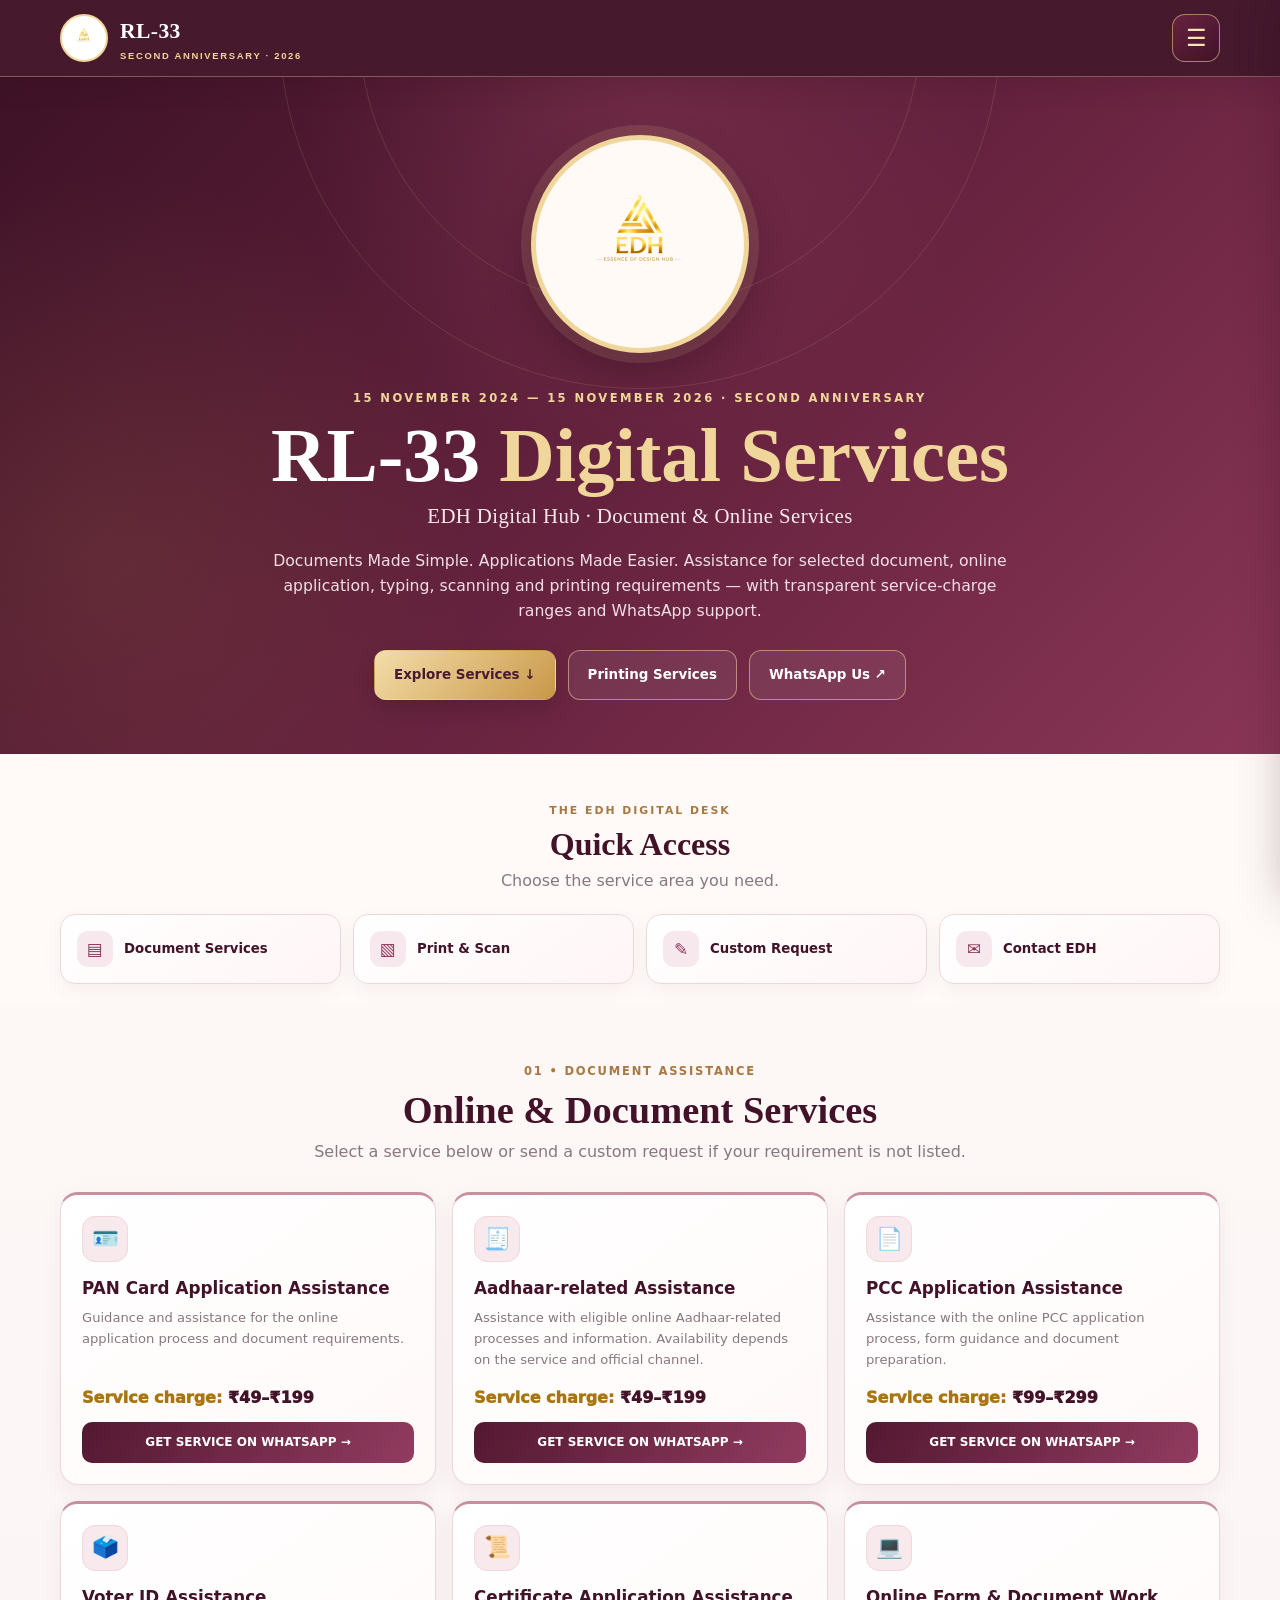
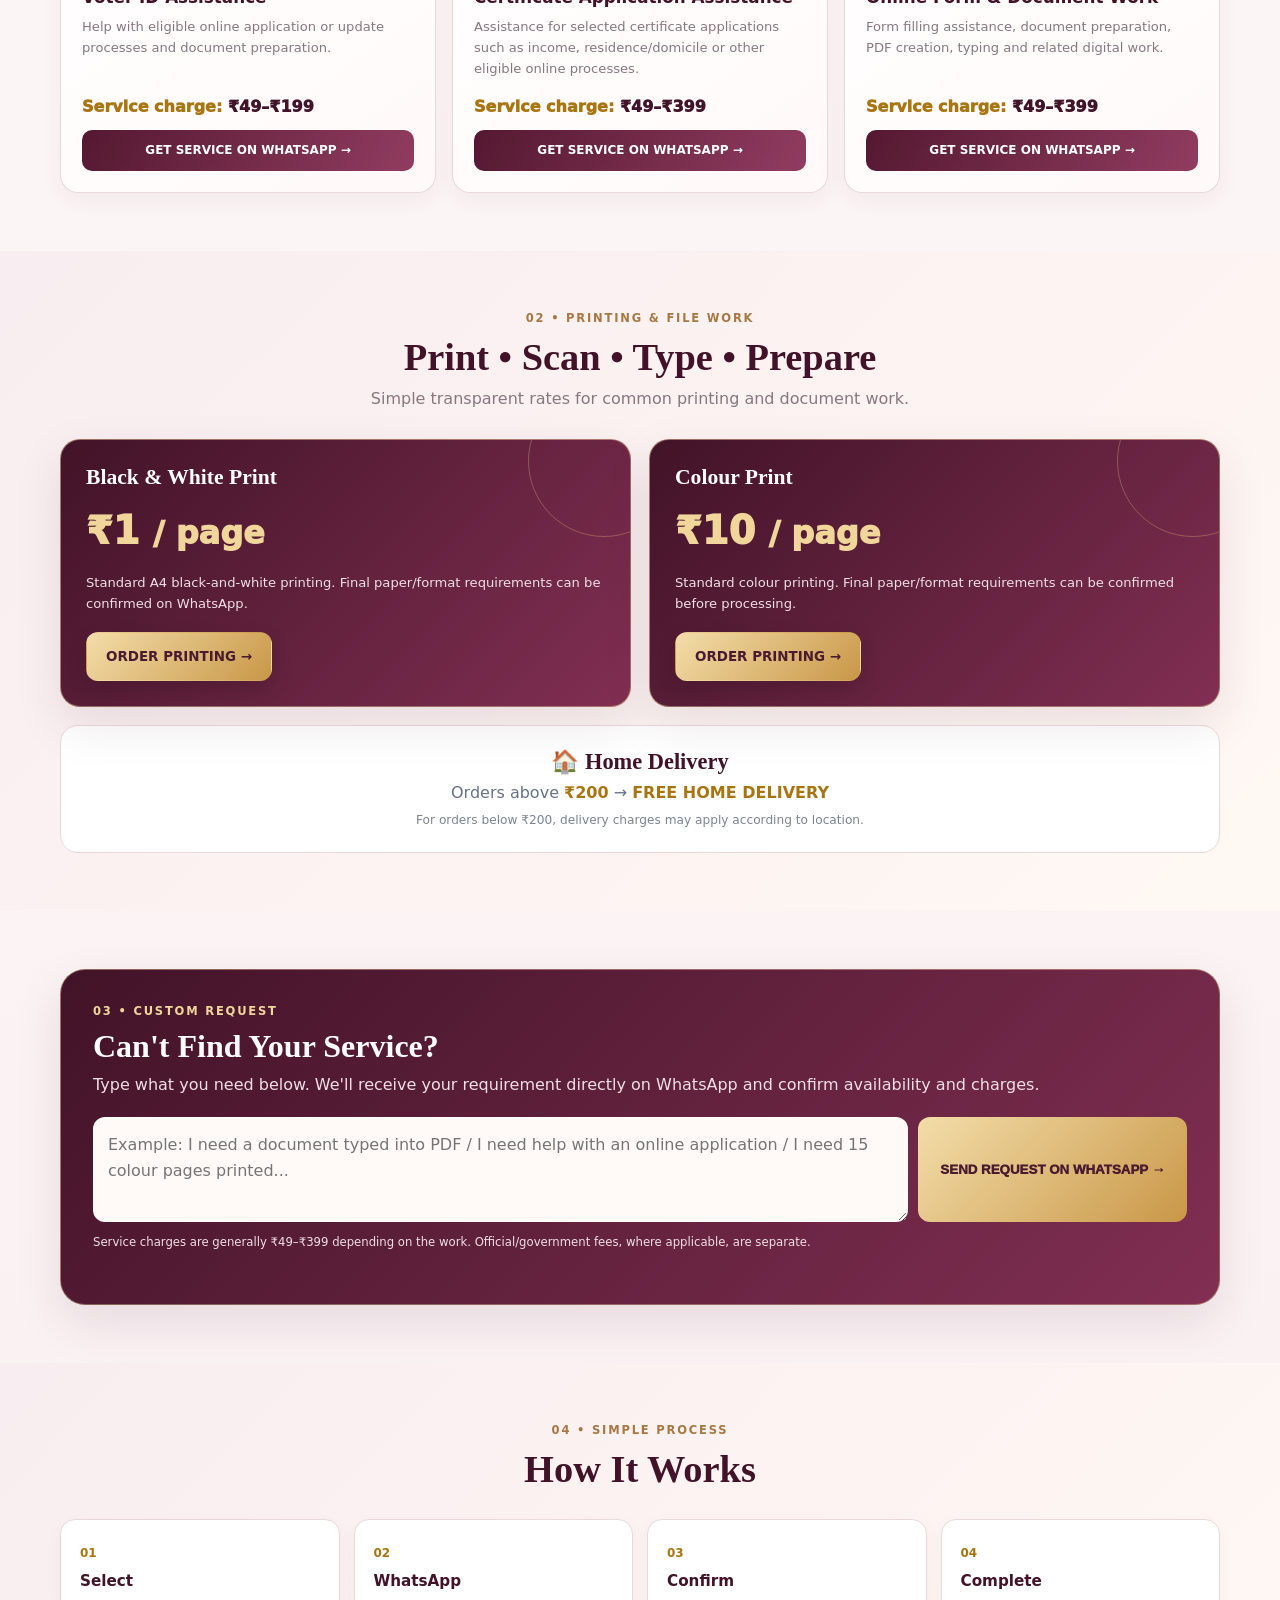
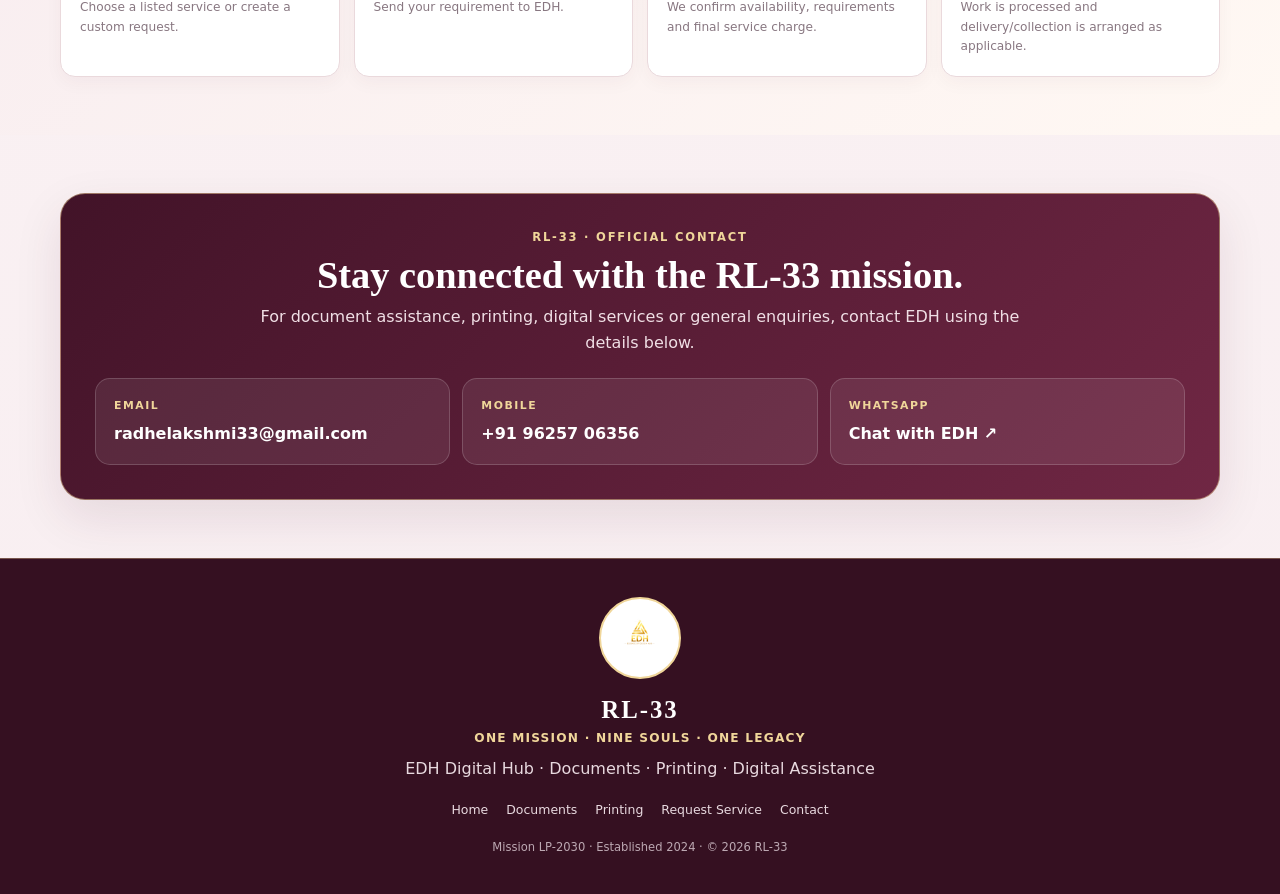
<file: document-services.html>
<!doctype html>
<html lang="en">
<head>
<meta charset="utf-8">
<meta name="viewport" content="width=device-width,initial-scale=1">
<meta name="theme-color" content="#4b1730">

<title>RL-33 EDH Digital Hub | Second Anniversary Premium Edition 2026</title>

<meta name="description" content="EDH Digital Hub by RL-33 provides document and online services including printing, colour printing, photocopy, scanning, Aadhaar and PAN related assistance, document services and other digital services.">

<meta name="robots" content="index, follow">

<style>
:root{--wine:#421328;--wine2:#702744;--pink:#b94d78;--gold:#c99a4a;--gold2:#f0d69a;--ivory:#fffaf7;--paper:#fffdfb;--ink:#482337;--muted:#887781;--line:#ead9dc;--shadow:0 18px 48px rgba(73,22,46,.10)}
*{box-sizing:border-box;margin:0;padding:0}html{scroll-behavior:smooth;scroll-padding-top:90px}body{font-family:Inter,system-ui,-apple-system,"Segoe UI",Roboto,Arial,sans-serif;color:var(--ink);background:linear-gradient(180deg,#fffaf8 0%,#f8eef1 100%);line-height:1.6}a{text-decoration:none;color:inherit}.container{width:min(1160px,92%);margin:auto}
.nav{position:sticky;top:0;z-index:40;background:rgba(65,18,39,.97);backdrop-filter:blur(14px);border-bottom:1px solid rgba(240,214,154,.35);box-shadow:0 8px 25px rgba(45,12,29,.12)}.navin{min-height:76px;display:flex;align-items:center;justify-content:space-between;gap:16px}.brand{display:flex;align-items:center;gap:12px;color:#fff;font-family:Georgia,serif;font-size:1.35rem;font-weight:700;letter-spacing:.4px}.brand img{width:48px;height:48px;object-fit:contain;border-radius:50%;border:2px solid var(--gold2);background:#fff;padding:2px}.brand small{display:block;color:var(--gold2);font:800 .59rem/1.4 Inter, sans-serif;letter-spacing:1.7px}.menu-btn{width:48px;height:48px;border:1px solid rgba(240,214,154,.55);border-radius:13px;background:linear-gradient(145deg,#68213f,#421328);color:#f8e5b7;font-size:1.45rem;cursor:pointer}.drawer-shade{position:fixed;inset:0;background:rgba(28,7,18,.52);z-index:48;opacity:0;visibility:hidden;transition:.25s}.drawer{position:fixed;z-index:49;right:0;top:0;height:100dvh;width:min(390px,88vw);padding:28px 22px;background:linear-gradient(160deg,#401226,#702744);color:#fff;transform:translateX(105%);transition:.3s ease;box-shadow:-18px 0 45px rgba(34,7,20,.25);overflow:auto}.drawer.open{transform:translateX(0)}.drawer-shade.open{opacity:1;visibility:visible}.drawer-top{display:flex;justify-content:space-between;align-items:center;margin-bottom:25px}.drawer-kicker{color:var(--gold2);font-size:.65rem;font-weight:900;letter-spacing:2px}.drawer h2{font:700 2rem Georgia,serif}.drawer-close{width:40px;height:40px;border-radius:50%;border:1px solid rgba(255,255,255,.25);background:rgba(255,255,255,.08);color:#fff;font-size:1.3rem;cursor:pointer}.drawer-links{display:grid;gap:9px}.drawer-links a{padding:14px 15px;border:1px solid rgba(255,255,255,.13);border-radius:13px;background:rgba(255,255,255,.06);font-weight:700;font-size:.9rem}.drawer-links a:hover{border-color:var(--gold2);background:rgba(255,255,255,.12)}.drawer-contact{margin-top:24px;padding:17px;border:1px solid rgba(240,214,154,.35);border-radius:15px;background:rgba(255,255,255,.07);font-size:.82rem}.drawer-contact b{display:block;color:var(--gold2);letter-spacing:1.2px;font-size:.68rem;margin-bottom:7px}
.hero{padding:58px 0 54px;background:radial-gradient(circle at 50% 8%,rgba(195,91,126,.22),transparent 38%),radial-gradient(circle at 8% 70%,rgba(201,154,74,.12),transparent 30%),linear-gradient(135deg,#3e1227 0%,#67233f 55%,#8a3656 100%);color:#fff;position:relative;overflow:hidden}.hero:before,.hero:after{content:"";position:absolute;border:1px solid rgba(240,214,154,.14);border-radius:50%;pointer-events:none}.hero:before{width:560px;height:560px;left:50%;top:-330px;transform:translateX(-50%)}.hero:after{width:720px;height:720px;left:50%;top:-410px;transform:translateX(-50%)}.hero-inner{position:relative;z-index:1;text-align:center;max-width:900px;margin:auto}.hero-logo{width:clamp(150px,22vw,218px);height:clamp(150px,22vw,218px);object-fit:contain;border-radius:50%;padding:8px;background:#fffaf6;border:5px solid var(--gold2);box-shadow:0 0 0 10px rgba(240,214,154,.12),0 18px 45px rgba(20,4,13,.3)}.anniv{margin:28px 0 9px;color:var(--gold2);font-size:.72rem;font-weight:900;letter-spacing:2.4px;text-transform:uppercase}.hero h1{font:700 clamp(2.6rem,6vw,4.8rem)/1.03 Georgia,serif;color:#fff;margin:7px 0 9px}.hero h1 span{color:var(--gold2)}.hero-sub{font:500 clamp(1rem,2.1vw,1.3rem) Georgia,serif;color:#f7e9eb;letter-spacing:.4px}.hero-copy{max-width:760px;margin:20px auto 0;color:#f0dfe5;font-size:.98rem}.hero-actions{display:flex;justify-content:center;gap:12px;flex-wrap:wrap;margin-top:27px}.btn{display:inline-flex;align-items:center;justify-content:center;gap:7px;padding:13px 19px;border-radius:12px;font-weight:850;font-size:.84rem;cursor:pointer;border:1px solid transparent;transition:.2s}.btn:hover{transform:translateY(-2px);filter:brightness(1.04)}.btn.gold{background:linear-gradient(135deg,#f3dda9,#c99748);color:#4a1b30;box-shadow:0 8px 20px rgba(8,2,5,.14)}.btn.dark{background:linear-gradient(135deg,#4a1730,#8b3658);color:#fff}.btn.outline{border-color:rgba(240,214,154,.55);color:#fff;background:rgba(255,255,255,.07)}.quick{padding:42px 0 20px;background:#fffaf8}.quick-head{text-align:center;margin-bottom:20px}.quick-head small{color:#a87843;font-weight:900;letter-spacing:2px;font-size:.68rem}.quick-head h2{font:700 2rem Georgia,serif;color:var(--wine);margin:5px 0}.quick-grid{display:grid;grid-template-columns:repeat(4,1fr);gap:12px}.quick-link{display:flex;align-items:center;gap:11px;padding:16px;border:1px solid var(--line);border-radius:15px;background:linear-gradient(145deg,#fff,#fff5f6);box-shadow:0 7px 20px rgba(73,22,46,.05);font-size:.83rem;font-weight:800;color:var(--wine);transition:.2s}.quick-link:hover{transform:translateY(-3px);border-color:#d7a85e}.quick-icon{width:36px;height:36px;display:grid;place-items:center;border-radius:11px;background:#f7e8ed;color:#8b3658;font-size:1.05rem}
.section{padding:58px 0}.section.alt{background:linear-gradient(135deg,#f8edf0,#fff8f3)}.head{text-align:center;max-width:760px;margin:0 auto 28px}.head .kicker{color:#a87843;font-weight:900;font-size:.72rem;letter-spacing:1.8px;text-transform:uppercase}.head h2{font:700 clamp(1.8rem,3vw,2.65rem) Georgia,serif;color:var(--wine);margin:7px 0}.head p{color:var(--muted)}.grid{display:grid;grid-template-columns:repeat(3,1fr);gap:16px}.card{background:linear-gradient(145deg,#fff,#fff9f8);border:1px solid var(--line);border-top:3px solid #c88f9e;border-radius:18px;padding:21px;box-shadow:0 7px 22px rgba(73,22,46,.055);display:flex;flex-direction:column;min-height:245px}.icon{width:46px;height:46px;border-radius:13px;background:#f8e9ed;color:#8a3656;display:grid;place-items:center;font-size:1.35rem;border:1px solid #efd7df}.card h3{color:var(--wine);margin:13px 0 5px;font-size:1.05rem}.card p{color:var(--muted);font-size:.82rem}.range{margin-top:auto;padding-top:15px;font-weight:950;color:#a87510}.range span{color:var(--wine)}.wa{margin-top:11px;width:100%;padding:11px;border-radius:10px;background:linear-gradient(120deg,#541831,#913c60);color:#fff;text-align:center;font-size:.75rem;font-weight:900}.wa:hover{background:#a14368}
.print-grid{display:grid;grid-template-columns:1fr 1fr;gap:18px}.print-card{background:linear-gradient(135deg,#421328,#812f52);color:#fff;border-radius:20px;padding:25px;position:relative;overflow:hidden;border:1px solid rgba(240,214,154,.45);box-shadow:var(--shadow)}.print-card:after{content:"";position:absolute;width:150px;height:150px;border-radius:50%;right:-50px;top:-55px;border:1px solid rgba(242,210,123,.3)}.print-card h3{font:700 1.35rem Georgia,serif}.print-price{font-size:2.4rem;color:var(--gold2);font-weight:950;margin:10px 0}.print-card p{color:#f0dfe5;font-size:.82rem}.delivery{margin-top:18px;padding:22px;border:1px solid var(--line);background:#fff;border-radius:18px;text-align:center}.delivery strong{display:block;font:700 1.4rem Georgia,serif;color:var(--wine)}.delivery b{color:#a87510}
.request{background:linear-gradient(135deg,#421328,#812f52);color:#fff;border-radius:25px;padding:32px;box-shadow:var(--shadow);border:1px solid rgba(240,214,154,.4)}.request h2{font:700 2rem Georgia,serif}.request p{color:#f0dfe5;margin:7px 0 20px}.form{display:grid;grid-template-columns:1fr auto;gap:10px}.form textarea{min-height:105px;resize:vertical;border:1px solid rgba(255,255,255,.35);border-radius:12px;padding:14px;font:inherit;outline:none;background:#fffaf8;color:var(--ink)}.form textarea:focus{border-color:var(--gold2);box-shadow:0 0 0 3px rgba(240,214,154,.15)}.form button{align-self:stretch;border:0;border-radius:12px;padding:0 22px;background:linear-gradient(135deg,#f3dda9,#c99748);color:#4a1b30;font-weight:950;cursor:pointer}.note{font-size:.73rem!important;color:#f0dfe5!important;margin-top:11px!important}
.steps{display:grid;grid-template-columns:repeat(4,1fr);gap:14px}.step{background:#fff;border:1px solid var(--line);border-radius:15px;padding:19px;box-shadow:0 6px 18px rgba(73,22,46,.04)}.step b{color:#a87510;font-size:.75rem}.step h3{color:var(--wine);font-size:.95rem;margin:5px 0}.step p{font-size:.76rem;color:var(--muted)}
.contact-panel{background:linear-gradient(135deg,#421328,#702744);color:#fff;border-radius:25px;padding:34px;border:1px solid rgba(240,214,154,.5);box-shadow:var(--shadow)}.contact-panel .head{margin-bottom:23px}.contact-panel .head h2{color:#fff}.contact-panel .head p{color:#f0dfe5}.contact-grid{display:grid;grid-template-columns:repeat(3,1fr);gap:12px}.contact-item{padding:18px;border-radius:15px;background:rgba(255,255,255,.08);border:1px solid rgba(255,255,255,.17);min-width:0}.contact-item small{display:block;color:var(--gold2);font-size:.68rem;font-weight:900;letter-spacing:1.5px;margin-bottom:6px}.contact-item a,.contact-item strong{font-weight:800;overflow-wrap:anywhere}.contact-item a:hover{color:var(--gold2)}
footer{background:#351021;color:#e8d9df;text-align:center;padding:38px 0;border-top:1px solid rgba(240,214,154,.35)}footer img{width:82px;height:82px;object-fit:contain;border-radius:50%;background:#fff;padding:4px;border:2px solid var(--gold2)}footer strong{display:block;color:#fff;font:700 1.55rem Georgia,serif;letter-spacing:2px;margin-top:9px}footer .motto{color:var(--gold2);font-weight:850;letter-spacing:1.2px;font-size:.76rem;margin-top:5px}footer .footlinks{display:flex;justify-content:center;flex-wrap:wrap;gap:18px;margin:18px 0;font-size:.78rem}footer .footlinks a:hover{color:var(--gold2)}footer p:last-child{font-size:.72rem;color:#bca8b2;margin-top:12px}
@media(max-width:850px){.quick-grid{grid-template-columns:1fr 1fr}.grid{grid-template-columns:1fr 1fr}.steps{grid-template-columns:1fr 1fr}.print-grid{grid-template-columns:1fr}.contact-grid{grid-template-columns:1fr}}
@media(max-width:560px){.navin{min-height:66px}.brand img{width:43px;height:43px}.brand{font-size:1.12rem}.quick-grid,.grid,.steps{grid-template-columns:1fr}.form{grid-template-columns:1fr}.form button{min-height:50px}.hero{padding:45px 0 42px}.section{padding:45px 0}.card{min-height:0}.request{padding:23px}.hero-copy{font-size:.9rem}.quick{padding-top:32px}}
</style>
</head>
<body>
<nav class="nav"><div class="container navin">
<a class="brand" href="services.html"><img src="assets/edh-logo.png" alt="EDH Digital Hub logo"><span>RL-33<small>SECOND ANNIVERSARY · 2026</small></span></a>
<button class="menu-btn" id="menuOpen" aria-label="Open navigation" aria-expanded="false">☰</button>
</div></nav>
<div class="drawer-shade" id="drawerShade"></div><aside class="drawer" id="siteDrawer" aria-label="Website navigation">
<div class="drawer-top"><div><div class="drawer-kicker">RL-33 WEBSITE</div><h2>Navigation</h2></div><button class="drawer-close" id="menuClose" aria-label="Close navigation">×</button></div>
<div class="drawer-links"><a href="services.html">← RL-33 Home</a><a href="#documents">Document Services</a><a href="#printing">Printing & File Work</a><a href="#request">Custom Service Request</a><a href="#process">How It Works</a><a href="#contact">Official Contact</a></div>
<div class="drawer-contact"><b>DIRECT CONTACT</b>radhelakshmi33@gmail.com<br>+91 96257 06356</div>
</aside>

<header class="hero"><div class="container hero-inner">
<img class="hero-logo" src="assets/edh-logo.png" alt="RL-33 EDH Digital Hub emblem">
<div class="anniv">15 November 2024 — 15 November 2026 · Second Anniversary</div>
<h1>RL-33 <span>Digital Services</span></h1>
<div class="hero-sub">EDH Digital Hub · Document & Online Services</div>
<p class="hero-copy">Documents Made Simple. Applications Made Easier. Assistance for selected document, online application, typing, scanning and printing requirements — with transparent service-charge ranges and WhatsApp support.</p>
<div class="hero-actions"><a class="btn gold" href="#documents">Explore Services ↓</a><a class="btn outline" href="#printing">Printing Services</a><a class="btn outline" href="https://wa.me/919625706356?text=Hello%20EDH%20Digital%20Hub%2C%20I%20need%20document%20or%20online%20service%20assistance." target="_blank" rel="noopener">WhatsApp Us ↗</a></div>
</div></header>
<section class="quick"><div class="container"><div class="quick-head"><small>THE EDH DIGITAL DESK</small><h2>Quick Access</h2><p style="color:var(--muted)">Choose the service area you need.</p></div><div class="quick-grid">
<a class="quick-link" href="#documents"><span class="quick-icon">▤</span>Document Services</a><a class="quick-link" href="#printing"><span class="quick-icon">▧</span>Print & Scan</a><a class="quick-link" href="#request"><span class="quick-icon">✎</span>Custom Request</a><a class="quick-link" href="#contact"><span class="quick-icon">✉</span>Contact EDH</a>
</div></div></section>

<section class="section" id="documents"><div class="container"><div class="head"><div class="kicker">01 • Document Assistance</div><h2>Online & Document Services</h2><p>Select a service below or send a custom request if your requirement is not listed.</p></div>
<div class="grid">
<article class="card"><div class="icon">🪪</div><h3>PAN Card Application Assistance</h3><p>Guidance and assistance for the online application process and document requirements.</p><div class="range">Service charge: <span>₹49–₹199</span></div><a class="wa" data-service="PAN Card Application Assistance">GET SERVICE ON WHATSAPP →</a></article>
<article class="card"><div class="icon">🧾</div><h3>Aadhaar-related Assistance</h3><p>Assistance with eligible online Aadhaar-related processes and information. Availability depends on the service and official channel.</p><div class="range">Service charge: <span>₹49–₹199</span></div><a class="wa" data-service="Aadhaar-related Assistance">GET SERVICE ON WHATSAPP →</a></article>
<article class="card"><div class="icon">📄</div><h3>PCC Application Assistance</h3><p>Assistance with the online PCC application process, form guidance and document preparation.</p><div class="range">Service charge: <span>₹99–₹299</span></div><a class="wa" data-service="PCC Application Assistance">GET SERVICE ON WHATSAPP →</a></article>
<article class="card"><div class="icon">🗳️</div><h3>Voter ID Assistance</h3><p>Help with eligible online application or update processes and document preparation.</p><div class="range">Service charge: <span>₹49–₹199</span></div><a class="wa" data-service="Voter ID Assistance">GET SERVICE ON WHATSAPP →</a></article>
<article class="card"><div class="icon">📜</div><h3>Certificate Application Assistance</h3><p>Assistance for selected certificate applications such as income, residence/domicile or other eligible online processes.</p><div class="range">Service charge: <span>₹49–₹399</span></div><a class="wa" data-service="Certificate Application Assistance">GET SERVICE ON WHATSAPP →</a></article>
<article class="card"><div class="icon">💻</div><h3>Online Form & Document Work</h3><p>Form filling assistance, document preparation, PDF creation, typing and related digital work.</p><div class="range">Service charge: <span>₹49–₹399</span></div><a class="wa" data-service="Online Form and Document Work">GET SERVICE ON WHATSAPP →</a></article>
</div></div></section>

<section class="section alt" id="printing"><div class="container"><div class="head"><div class="kicker">02 • Printing & File Work</div><h2>Print • Scan • Type • Prepare</h2><p>Simple transparent rates for common printing and document work.</p></div>
<div class="print-grid"><div class="print-card"><h3>Black & White Print</h3><div class="print-price">₹1 <small>/ page</small></div><p>Standard A4 black-and-white printing. Final paper/format requirements can be confirmed on WhatsApp.</p><a class="btn gold" style="margin-top:18px" data-service="Black and White Printing">ORDER PRINTING →</a></div><div class="print-card"><h3>Colour Print</h3><div class="print-price">₹10 <small>/ page</small></div><p>Standard colour printing. Final paper/format requirements can be confirmed before processing.</p><a class="btn gold" style="margin-top:18px" data-service="Colour Printing">ORDER PRINTING →</a></div></div>
<div class="delivery"><strong>🏠 Home Delivery</strong><p style="margin-top:5px;color:#657286">Orders above <b>₹200</b> → <b>FREE HOME DELIVERY</b></p><p style="font-size:.76rem;color:#7a8594;margin-top:5px">For orders below ₹200, delivery charges may apply according to location.</p></div>
</div></section>

<section class="section" id="request"><div class="container"><div class="request"><div class="head" style="margin-bottom:20px;text-align:left;max-width:none"><div class="kicker" style="color:var(--gold2)">03 • Custom Request</div><h2 style="color:#fff">Can't Find Your Service?</h2><p>Type what you need below. We'll receive your requirement directly on WhatsApp and confirm availability and charges.</p></div><div class="form"><textarea id="requestText" placeholder="Example: I need a document typed into PDF / I need help with an online application / I need 15 colour pages printed..."></textarea><button id="sendRequest" type="button">SEND REQUEST ON WHATSAPP →</button></div><p class="note">Service charges are generally ₹49–₹399 depending on the work. Official/government fees, where applicable, are separate.</p></div></div></section>

<section class="section alt" id="process"><div class="container"><div class="head"><div class="kicker">04 • Simple Process</div><h2>How It Works</h2></div><div class="steps"><div class="step"><b>01</b><h3>Select</h3><p>Choose a listed service or create a custom request.</p></div><div class="step"><b>02</b><h3>WhatsApp</h3><p>Send your requirement to EDH.</p></div><div class="step"><b>03</b><h3>Confirm</h3><p>We confirm availability, requirements and final service charge.</p></div><div class="step"><b>04</b><h3>Complete</h3><p>Work is processed and delivery/collection is arranged as applicable.</p></div></div></div></section>

<section class="section" id="contact"><div class="container"><div class="contact-panel"><div class="head"><div class="kicker" style="color:var(--gold2)">RL-33 · OFFICIAL CONTACT</div><h2>Stay connected with the RL-33 mission.</h2><p>For document assistance, printing, digital services or general enquiries, contact EDH using the details below.</p></div><div class="contact-grid"><div class="contact-item"><small>EMAIL</small><a href="mailto:radhelakshmi33@gmail.com">radhelakshmi33@gmail.com</a></div><div class="contact-item"><small>MOBILE</small><a href="tel:+919625706356">+91 96257 06356</a></div><div class="contact-item"><small>WHATSAPP</small><a href="https://wa.me/919625706356?text=Hello%20EDH%20Digital%20Hub%2C%20I%20want%20to%20request%20a%20service." target="_blank" rel="noopener">Chat with EDH ↗</a></div></div></div></div></section>

<footer><div class="container"><img src="assets/edh-logo.png" alt="RL-33 emblem"><strong>RL-33</strong><div class="motto">ONE MISSION · NINE SOULS · ONE LEGACY</div><p style="margin-top:8px">EDH Digital Hub · Documents · Printing · Digital Assistance</p><div class="footlinks"><a href="services.html">Home</a><a href="#documents">Documents</a><a href="#printing">Printing</a><a href="#request">Request Service</a><a href="#contact">Contact</a></div><p>Mission LP-2030 · Established 2024 · © 2026 RL-33</p></div></footer>
<script>
const drawer=document.getElementById('siteDrawer'),shade=document.getElementById('drawerShade'),openBtn=document.getElementById('menuOpen'),closeBtn=document.getElementById('menuClose');
function openDrawer(){drawer.classList.add('open');shade.classList.add('open');openBtn.setAttribute('aria-expanded','true');document.body.style.overflow='hidden';}
function closeDrawer(){drawer.classList.remove('open');shade.classList.remove('open');openBtn.setAttribute('aria-expanded','false');document.body.style.overflow='';}
openBtn.addEventListener('click',openDrawer);closeBtn.addEventListener('click',closeDrawer);shade.addEventListener('click',closeDrawer);drawer.querySelectorAll('a').forEach(a=>a.addEventListener('click',closeDrawer));document.addEventListener('keydown',e=>{if(e.key==='Escape')closeDrawer();});
</script>
<script>
const number='919625706356';
function wa(service){const msg=`Hello EDH Digital Hub, I want to request: ${service}. Please confirm availability, required documents and final service charge.`;return `https://wa.me/${number}?text=${encodeURIComponent(msg)}`;}
document.querySelectorAll('[data-service]').forEach(el=>{el.href=wa(el.dataset.service);el.target='_blank';el.rel='noopener';});
document.getElementById('sendRequest').addEventListener('click',()=>{const value=document.getElementById('requestText').value.trim();if(!value){alert('Please type your service requirement first.');return;}const msg=`Hello EDH Digital Hub, I want to request a service.\n\nMy requirement:\n${value}\n\nPlease confirm availability and final service charge.`;window.open(`https://wa.me/${number}?text=${encodeURIComponent(msg)}`,'_blank');});
</script>
</body></html>
</file>
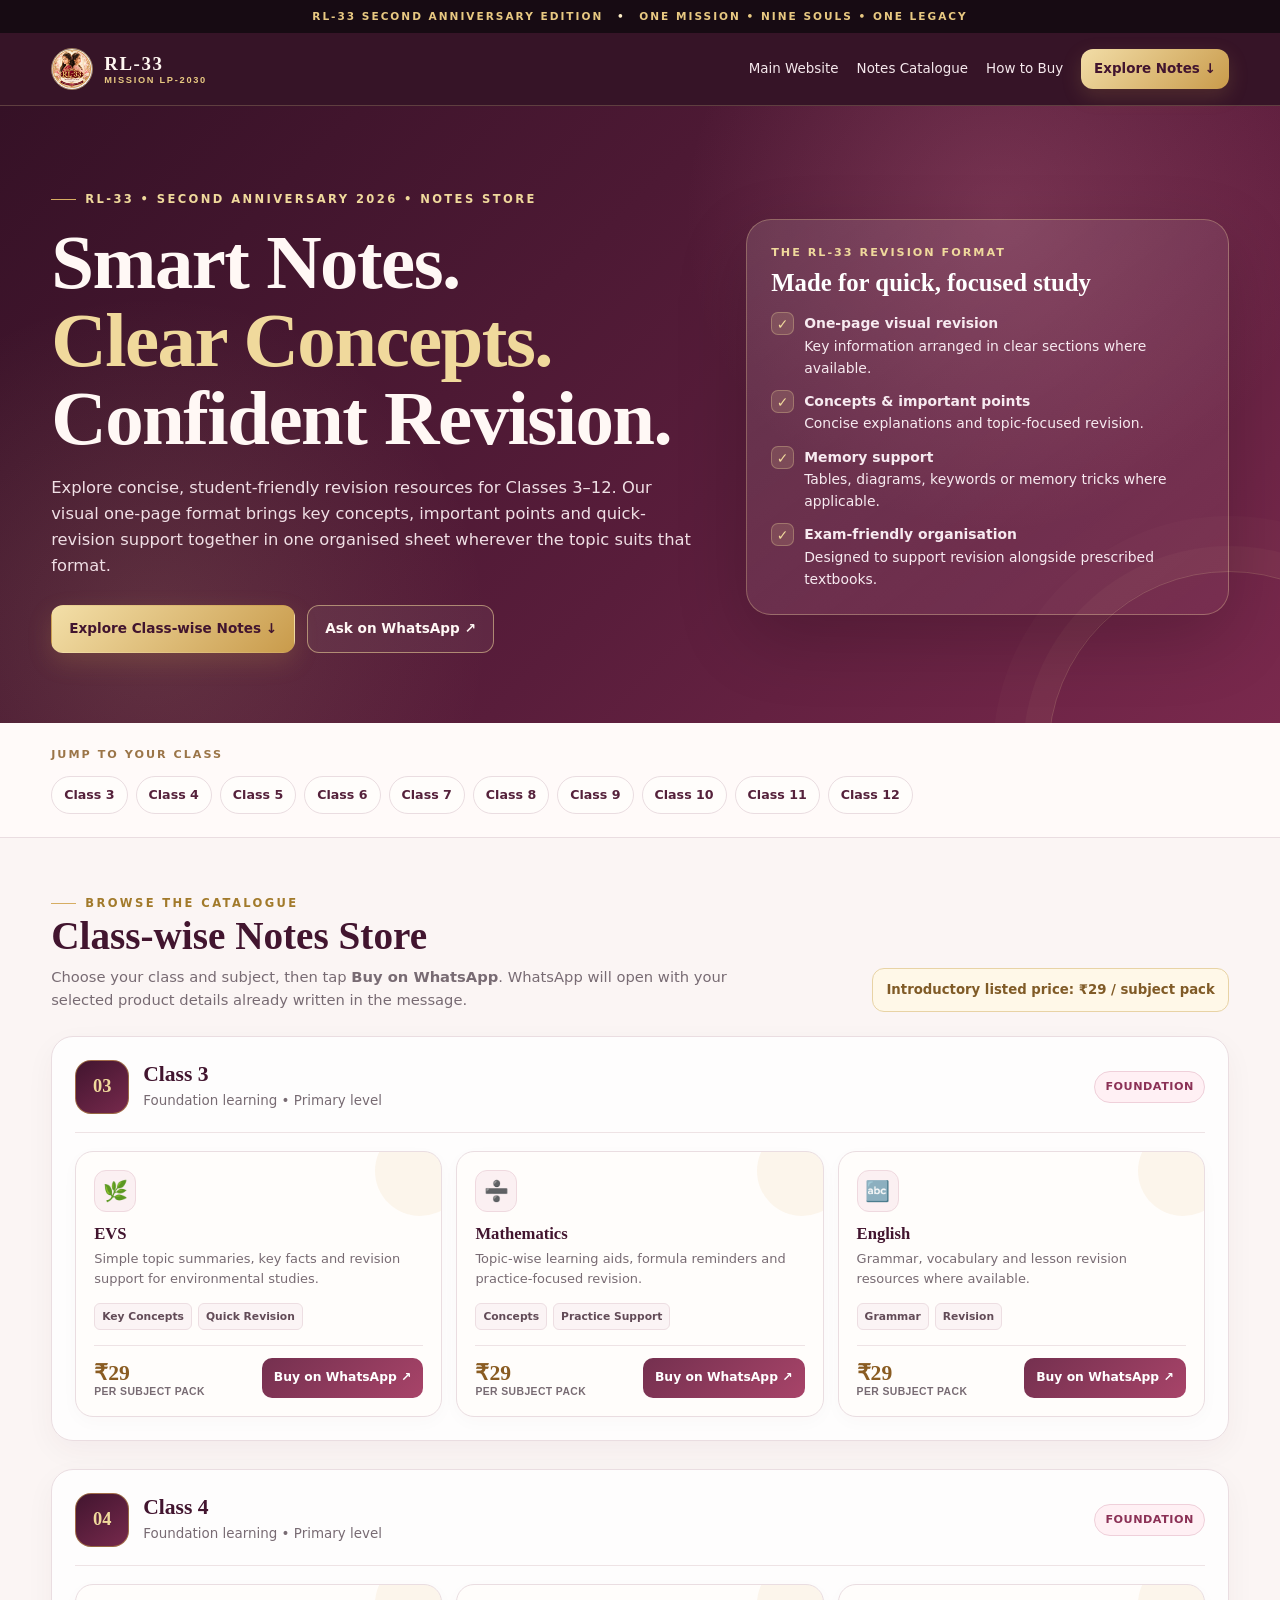
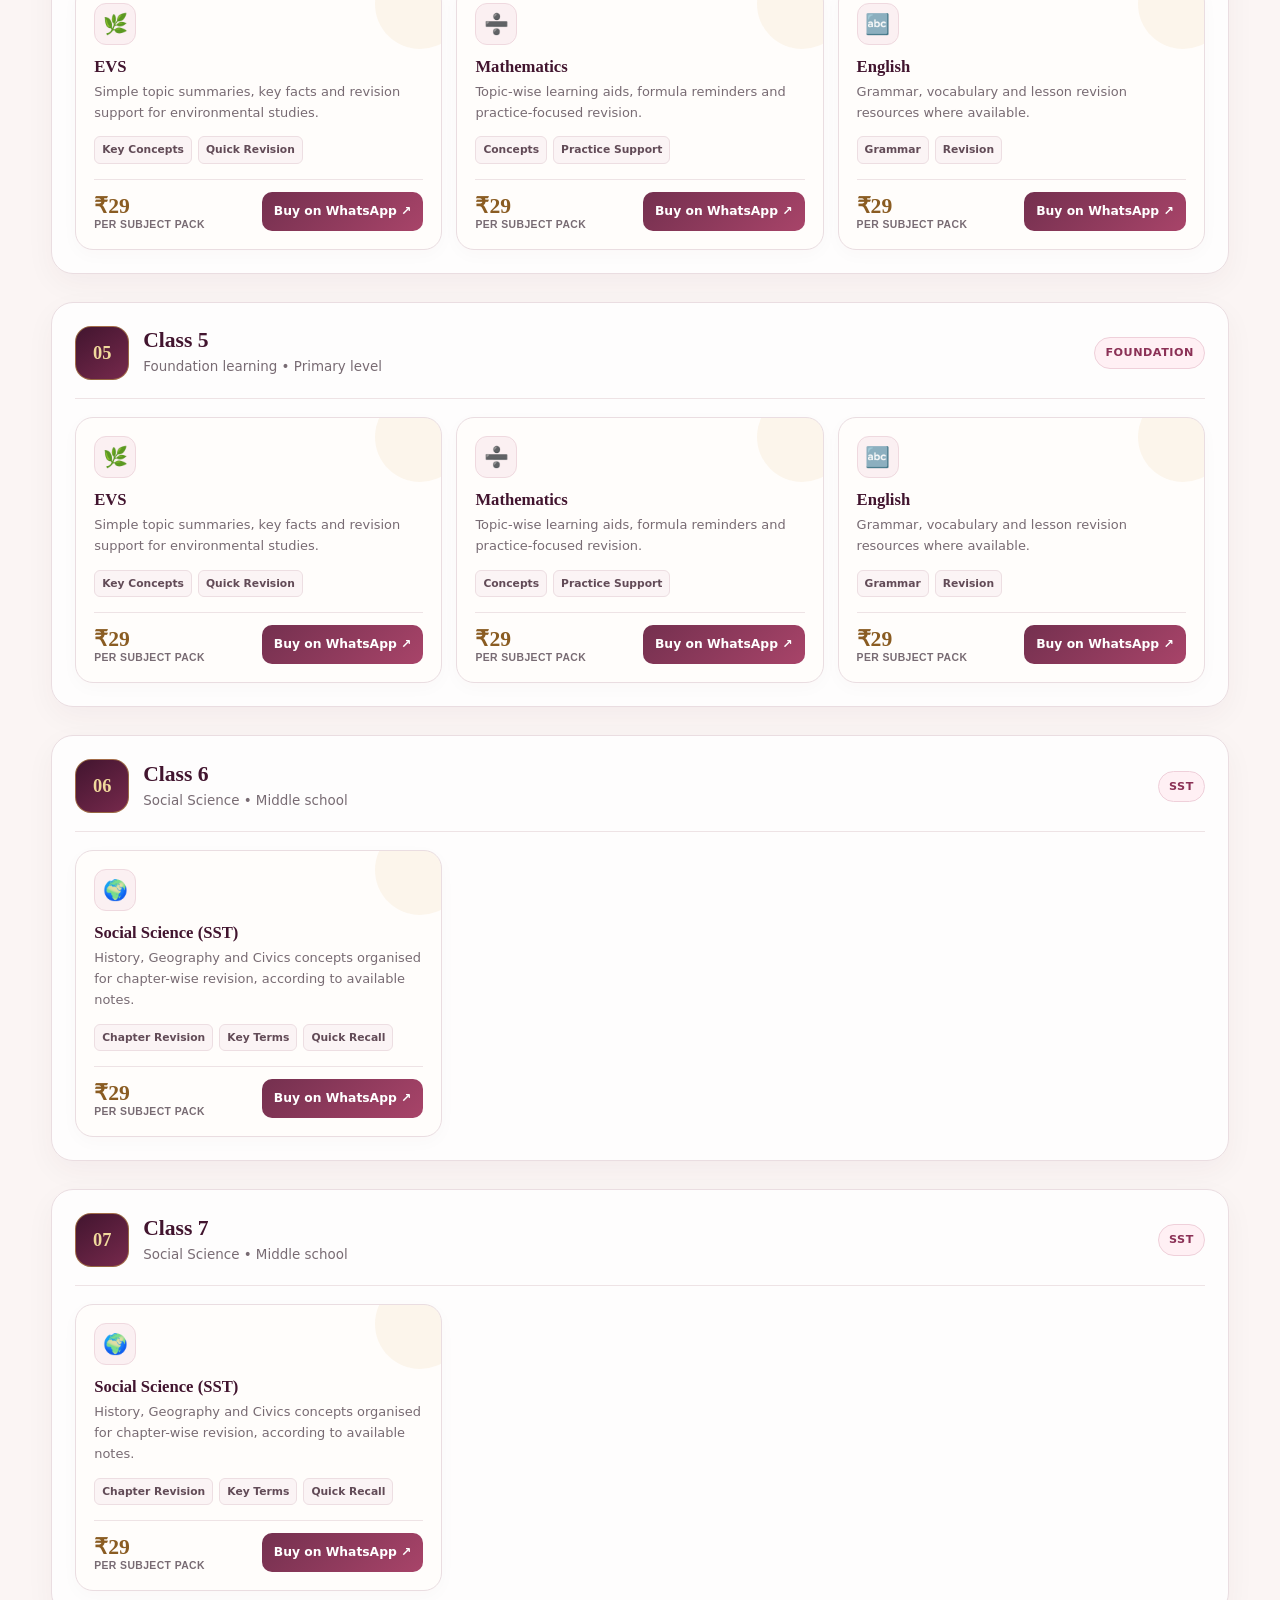
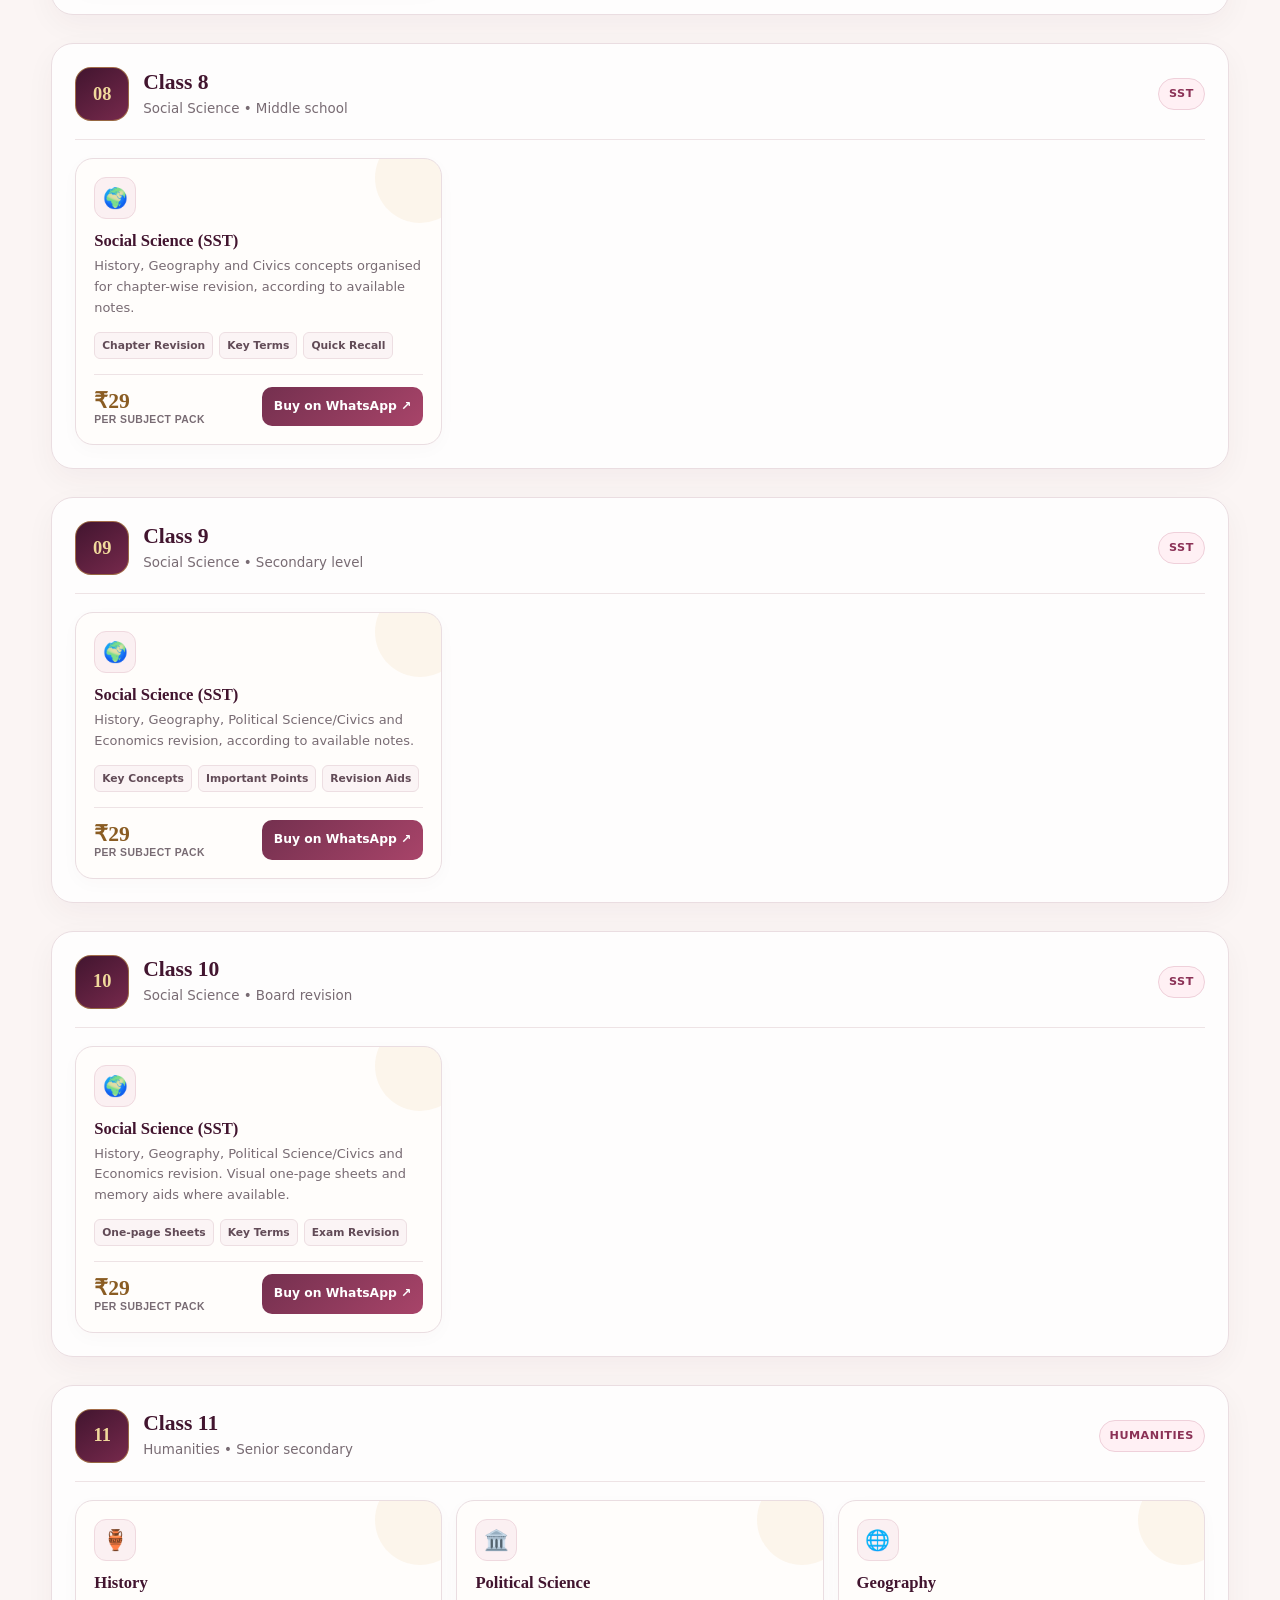
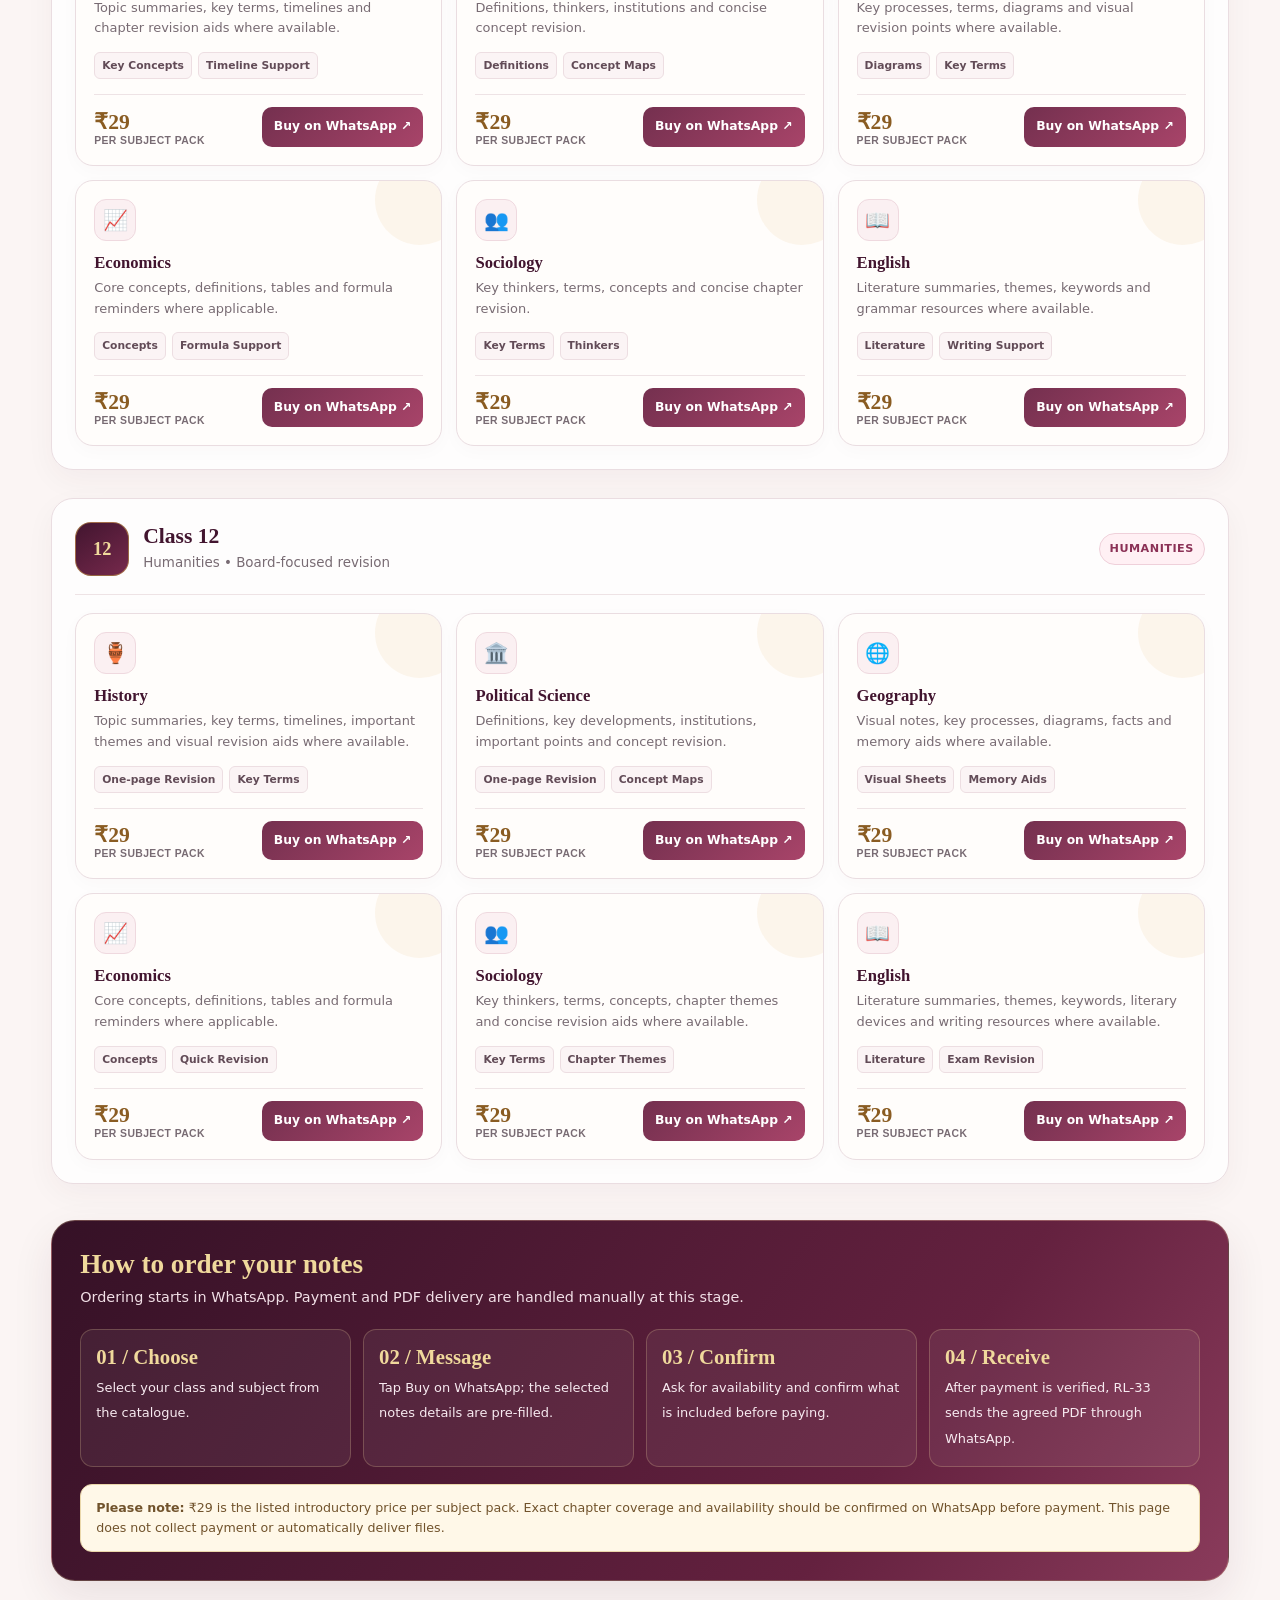
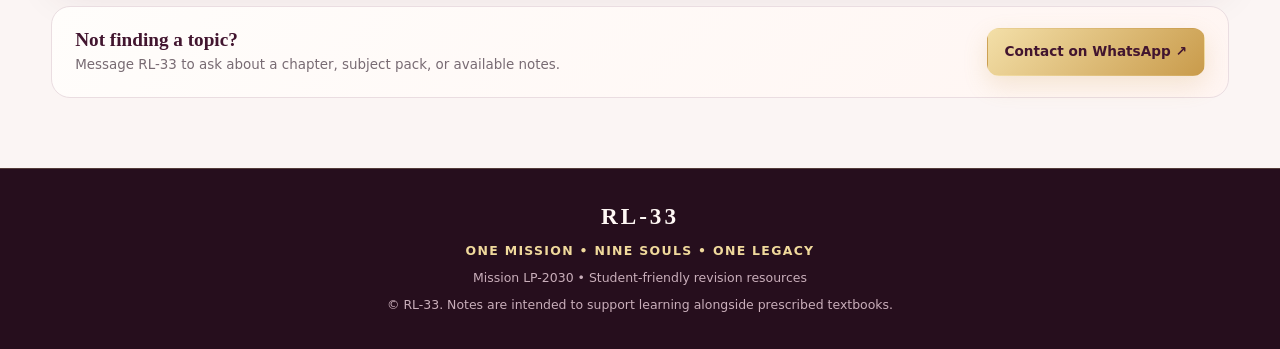
<file: notes.html>
<!DOCTYPE html>
<html lang="en">
<head>
<meta charset="UTF-8">
<meta name="viewport" content="width=device-width, initial-scale=1.0">
<meta name="theme-color" content="#42152f">

<title>RL-33 Notes Store | Anniversary Edition 2026</title>

<meta name="description" content="RL-33 Notes Store provides study material and visual revision notes for Classes 3–12, including Class 10 SST, Class 11 Humanities, Class 12 Humanities, History, Political Science and Sociology notes.">

<meta name="robots" content="index, follow">

<style>
:root{--navy:#42152f;--navy2:#64213f;--gold:#c99b4b;--gold2:#f0d99c;--cream:#fbf5f4;--paper:#fffdfb;--ink:#3b2030;--muted:#786b73;--line:#eadde1;--rose:#a94468;--green:#7a3150;--shadow:0 16px 42px rgba(66,21,47,.09)}
*{box-sizing:border-box;margin:0;padding:0}html{scroll-behavior:smooth}body{font-family:Inter,ui-sans-serif,system-ui,-apple-system,BlinkMacSystemFont,"Segoe UI",Roboto,Arial,sans-serif;color:var(--ink);background:var(--cream);line-height:1.6}a{text-decoration:none;color:inherit}.container{width:min(1180px,92%);margin:auto}
.nav{position:sticky;top:0;z-index:20;background:rgba(7,23,46,.96);backdrop-filter:blur(14px);color:#fff;border-bottom:1px solid rgba(240,209,138,.2)}.navin{min-height:72px;display:flex;align-items:center;justify-content:space-between;gap:18px}.brand{display:flex;align-items:center;gap:11px;font:700 1.18rem Georgia,serif;letter-spacing:1.6px}.brand img{width:42px;height:42px;object-fit:cover;border-radius:50%;border:1px solid rgba(240,209,138,.55)}.brand small{display:block;color:var(--gold2);font:700 .58rem Inter, sans-serif;letter-spacing:1.7px}.navlinks{display:flex;align-items:center;gap:18px;font-size:.84rem;color:#eaf0f7}.navlinks a:hover{color:var(--gold2)}.nav-cta{padding:9px 13px;border-radius:9px;background:linear-gradient(135deg,var(--gold2),var(--gold));color:var(--navy)!important;font-weight:850}
.hero{position:relative;overflow:hidden;background:radial-gradient(circle at 80% 18%,rgba(200,50,99,.2),transparent 26%),radial-gradient(circle at 12% 80%,rgba(214,170,85,.13),transparent 25%),linear-gradient(135deg,#050f21,#0d2949 58%,#101b32);color:white;padding:72px 0 64px}.hero:after{content:"";position:absolute;width:360px;height:360px;border:1px solid rgba(240,209,138,.15);border-radius:50%;right:-130px;bottom:-210px;box-shadow:0 0 0 25px rgba(240,209,138,.025),0 0 0 55px rgba(240,209,138,.02)}.hero-grid{position:relative;z-index:1;display:grid;grid-template-columns:1.15fr .85fr;align-items:center;gap:42px}.eyebrow{display:inline-flex;align-items:center;gap:9px;color:var(--gold2);font-size:.72rem;letter-spacing:2.4px;text-transform:uppercase;font-weight:900}.eyebrow:before{content:"";width:25px;height:1px;background:var(--gold)}h1{font:700 clamp(2.6rem,6vw,5rem)/1.02 Georgia,serif;letter-spacing:-1.5px;margin:15px 0 16px}h1 span{color:var(--gold2)}.hero p{max-width:680px;color:#d7e2ee;font-size:1.02rem}.hero-actions{display:flex;flex-wrap:wrap;gap:12px;margin-top:26px}.btn{display:inline-flex;align-items:center;justify-content:center;gap:8px;padding:12px 17px;border-radius:10px;font-size:.85rem;font-weight:850;border:1px solid transparent;transition:.2s;cursor:pointer}.btn:hover{transform:translateY(-2px)}.btn.gold{background:linear-gradient(135deg,var(--gold2),var(--gold));color:#10223c;box-shadow:0 8px 22px rgba(214,170,85,.17)}.btn.outline{border-color:rgba(240,209,138,.55);color:white;background:rgba(255,255,255,.035)}.hero-panel{border:1px solid rgba(240,209,138,.3);border-radius:23px;padding:24px;background:linear-gradient(145deg,rgba(255,255,255,.09),rgba(255,255,255,.025));box-shadow:0 24px 70px rgba(0,0,0,.18)}.hero-panel .panel-label{font-size:.7rem;letter-spacing:2px;color:var(--gold2);font-weight:900}.hero-panel h2{font:700 1.55rem Georgia,serif;margin:7px 0 15px}.feature-list{display:grid;gap:11px}.feature{display:flex;gap:10px;align-items:flex-start;color:#e8edf4;font-size:.87rem}.check{width:23px;height:23px;flex:none;display:grid;place-items:center;border-radius:7px;background:rgba(240,209,138,.13);color:var(--gold2);border:1px solid rgba(240,209,138,.25);font-weight:900}
.quick{padding:23px 0;background:#fff;border-bottom:1px solid var(--line)}.quick-head{font-size:.7rem;text-transform:uppercase;letter-spacing:2px;font-weight:900;color:var(--muted);margin-bottom:12px}.jump-list{display:flex;flex-wrap:wrap;gap:8px}.jump-list a{padding:8px 12px;border:1px solid var(--line);background:var(--paper);border-radius:999px;font-size:.79rem;font-weight:800;color:var(--navy);transition:.2s}.jump-list a:hover{border-color:var(--gold);background:#fff8e8}
main{padding:42px 0 70px}.intro{display:flex;justify-content:space-between;align-items:end;gap:20px;margin-bottom:24px}.intro h2{font:700 clamp(1.7rem,4vw,2.45rem) Georgia,serif;color:var(--navy)}.intro p{max-width:690px;color:var(--muted);margin-top:7px;font-size:.92rem}.price-note{white-space:nowrap;padding:10px 13px;border-radius:12px;border:1px solid #ead7ab;background:#fff8e8;color:#805c1d;font-weight:900;font-size:.83rem}
.class-section{scroll-margin-top:94px;margin:20px 0 28px;background:rgba(255,255,255,.65);border:1px solid var(--line);border-radius:22px;padding:23px;box-shadow:0 8px 26px rgba(7,23,46,.035)}.class-head{display:flex;align-items:center;gap:14px;padding-bottom:18px;border-bottom:1px solid var(--line);margin-bottom:18px}.class-number{width:54px;height:54px;border-radius:15px;display:grid;place-items:center;background:linear-gradient(145deg,var(--navy),var(--navy2));color:var(--gold2);font:700 1.15rem Georgia,serif;border:1px solid rgba(214,170,85,.5);flex:none}.class-head h3{font:700 1.35rem Georgia,serif;color:var(--navy)}.class-head p{font-size:.84rem;color:var(--muted);margin-top:3px}.class-tag{margin-left:auto;align-self:center;border-radius:999px;padding:6px 10px;font-size:.7rem;letter-spacing:.5px;font-weight:900;color:#8a2349;background:#fff0f5;border:1px solid #f2c7d5;white-space:nowrap}.products{display:grid;grid-template-columns:repeat(3,minmax(0,1fr));gap:14px}.product{position:relative;display:flex;flex-direction:column;min-height:236px;background:#fff;border:1px solid var(--line);border-radius:16px;padding:18px;transition:.22s;overflow:hidden}.product:hover{transform:translateY(-3px);border-color:#d5b56e;box-shadow:0 13px 30px rgba(7,23,46,.075)}.product:before{content:"";position:absolute;right:-24px;top:-26px;width:90px;height:90px;border-radius:50%;background:rgba(214,170,85,.09)}.subject-icon{width:42px;height:42px;border-radius:12px;display:grid;place-items:center;background:#f8f1df;border:1px solid #e9d8ad;font-size:1.25rem;margin-bottom:12px}.product h4{font:700 1.04rem Georgia,serif;color:var(--navy);margin-bottom:5px}.product p{font-size:.81rem;color:var(--muted);margin-bottom:13px}.tags{display:flex;flex-wrap:wrap;gap:6px;margin-bottom:15px}.tags span{font-size:.67rem;padding:4px 7px;border-radius:6px;background:#f5f7fa;border:1px solid #e6ebf0;color:#40516a;font-weight:750}.buyrow{display:flex;align-items:center;justify-content:space-between;gap:10px;margin-top:auto;padding-top:12px;border-top:1px solid #f0eadf}.price{font:700 1.35rem Georgia,serif;color:var(--green)}.price small{display:block;font:700 .65rem Inter,sans-serif;color:var(--muted);letter-spacing:.4px}.buy{display:inline-flex;align-items:center;justify-content:center;gap:7px;background:#168456;color:#fff;padding:10px 12px;border-radius:9px;font-size:.77rem;font-weight:900;transition:.2s;white-space:nowrap}.buy:hover{background:#0e6a43;transform:translateY(-1px)}.buy svg{width:16px;height:16px;fill:currentColor}.empty-note{font-size:.85rem;color:var(--muted)}
.how{margin-top:36px;padding:28px;background:linear-gradient(135deg,#07172e,#103252);color:#fff;border-radius:22px;box-shadow:var(--shadow)}.how h2{font:700 1.7rem Georgia,serif;color:var(--gold2)}.how>p{color:#cbd8e7;margin:6px 0 20px;font-size:.9rem}.steps{display:grid;grid-template-columns:repeat(4,1fr);gap:12px}.step{border:1px solid rgba(240,209,138,.2);background:rgba(255,255,255,.04);border-radius:13px;padding:15px}.step b{display:block;color:var(--gold2);font:700 1.3rem Georgia,serif;margin-bottom:5px}.step span{font-size:.81rem;color:#e3eaf2}.disclaimer{margin-top:17px;padding:13px 15px;background:#fff9e9;color:#705321;border:1px solid #ead9ae;border-radius:12px;font-size:.79rem}.contact{margin-top:25px;display:flex;justify-content:space-between;align-items:center;gap:20px;padding:21px 23px;border-radius:17px;background:#fff;border:1px solid var(--line)}.contact h3{font:700 1.2rem Georgia,serif;color:var(--navy)}.contact p{color:var(--muted);font-size:.84rem;margin-top:3px}
footer{background:#050f21;color:#c9d5e2;padding:34px 0;text-align:center;border-top:1px solid rgba(240,209,138,.18)}footer strong{font:700 1.45rem Georgia,serif;letter-spacing:3px;color:#fff}footer p{font-size:.78rem;color:#9fb0c1;margin-top:7px}footer .motto{color:var(--gold2);letter-spacing:1.3px;font-weight:800;margin-top:10px}
@media(max-width:900px){.hero-grid{grid-template-columns:1fr}.hero-panel{max-width:680px}.products{grid-template-columns:repeat(2,minmax(0,1fr))}.steps{grid-template-columns:repeat(2,1fr)}}
@media(max-width:620px){.navin{min-height:62px}.navlinks a:not(.nav-cta){display:none}.hero{padding:48px 0 44px}.hero-grid{gap:26px}.hero-panel{padding:19px}.intro{display:block}.price-note{display:inline-block;margin-top:12px}.class-section{padding:15px;border-radius:17px}.class-head{gap:10px}.class-number{width:46px;height:46px}.class-head h3{font-size:1.15rem}.class-tag{font-size:.62rem;padding:5px 7px}.products{grid-template-columns:1fr}.product{min-height:0}.steps{grid-template-columns:1fr 1fr}.contact{align-items:flex-start;flex-direction:column}}
@media(max-width:390px){.steps{grid-template-columns:1fr}.brand{font-size:1rem}.brand img{width:36px;height:36px}.buy{font-size:.72rem;padding:9px}.class-tag{display:none}}

/* RL-33 SECOND ANNIVERSARY 2026 — premium burgundy / rose-gold system */
.anniversary-ribbon{background:#170b13;color:#e8c982;text-align:center;padding:8px 14px;font-size:.66rem;font-weight:900;letter-spacing:2px}
.anniversary-ribbon span{padding:0 8px;color:#fff0c7}
body{background:#fbf5f4;color:#3b2030}
.nav{background:rgba( fifty,0,0,.96);background:rgba(48,13,32,.97);border-bottom:1px solid rgba(240,217,156,.22)}
.brand{color:#fff7f1}.brand small{color:#e8c982}
.navlinks{color:#f6e9ed}.navlinks a:hover{color:#f0d99c}
.nav-cta{background:linear-gradient(135deg,#f2dda7,#c99b4b);color:#42152f!important;border-radius:12px;box-shadow:0 7px 20px rgba(201,155,75,.18)}
.hero{background:radial-gradient(circle at 78% 18%,rgba(213,121,151,.25),transparent 28%),radial-gradient(circle at 12% 85%,rgba(240,217,156,.13),transparent 27%),linear-gradient(135deg,#351126,#591d3b 58%,#7a294d);padding:76px 0 70px}
.hero:after{border-color:rgba(240,217,156,.2);box-shadow:0 0 0 25px rgba(240,217,156,.035),0 0 0 55px rgba(240,217,156,.025)}
.eyebrow{color:#f0d99c}.eyebrow:before{background:#d6ad62}
h1{color:#fff8f5}h1 span{color:#f0d99c}.hero p{color:#f0dfe5}
.btn{border-radius:12px}.btn.gold{background:linear-gradient(135deg,#f3dfa8,#c99b4b);color:#42152f;box-shadow:0 9px 24px rgba(201,155,75,.2)}
.btn.outline{border-color:rgba(240,217,156,.55);color:#fff8f5;background:rgba(255,255,255,.055)}
.hero-panel{border-color:rgba(240,217,156,.32);background:linear-gradient(145deg,rgba(255,255,255,.12),rgba(255,255,255,.035));border-radius:25px}
.hero-panel .panel-label{color:#f0d99c}.feature{color:#f7eaf0}.check{background:rgba(240,217,156,.15);color:#f0d99c;border-color:rgba(240,217,156,.3)}
.quick{background:#fffaf9;border-bottom:1px solid #eadde1}.quick-head{color:#9b7548}.jump-list a{background:#fffdfb;border-color:#eadde1;color:#55213b}.jump-list a:hover{border-color:#c99b4b;background:#fff6e4}
main{padding-top:48px}.intro h2{color:#42152f}.intro p{color:#786b73}.price-note{border-color:#e8d3a5;background:#fff8e8;color:#805b27;border-radius:12px}
.class-section{background:rgba(255,255,255,.82);border-color:#eadde1;border-radius:22px;box-shadow:0 10px 30px rgba(66,21,47,.045)}
.class-head{border-bottom-color:#eee3e5}.class-number{background:linear-gradient(145deg,#42152f,#76294c);color:#f0d99c;border-color:rgba(201,155,75,.6);border-radius:16px}
.class-head h3{color:#42152f}.class-head p{color:#786b73}.class-tag{color:#8b3156;background:#fff0f4;border-color:#efd0da}
.product{background:#fffdfb;border-color:#eadde1;border-radius:18px;box-shadow:0 5px 18px rgba(66,21,47,.025)}
.product:hover{border-color:#c99b4b;box-shadow:0 14px 32px rgba(66,21,47,.09)}
.subject-icon{background:#fbf0f2;border-color:#efd9df;color:#8b3156}.product h4{color:#42152f}.product p{color:#786b73}
.tags span{background:#fbf4f5;border-color:#eddee2;color:#624b57}.buyrow{border-top-color:#eee3e5}.price{color:#8a5c22}.price small{color:#786b73}
.buy{background:linear-gradient(135deg,#74304f,#a84469);color:#fff;border-radius:10px}.buy:hover{background:#5c203d}
.how{background:linear-gradient(125deg,#351126,#64213f 70%,#8a3b5b);border:1px solid rgba(240,217,156,.25);border-radius:24px}.how h2{color:#f0d99c}.how>p{color:#f1dfe6}.step{border-color:rgba(240,217,156,.23);background:rgba(255,255,255,.06)}.step b{color:#f0d99c}.step span{color:#f7eaf0}
.disclaimer{background:#fff8e8;color:#71532c;border-color:#ead7aa}.contact{background:linear-gradient(135deg,#fffdfb,#fff5f2);border-color:#eadde1;border-radius:19px}.contact h3{color:#42152f}.contact p{color:#786b73}
footer{background:#260e1d;color:#e8dce2;border-top:1px solid rgba(240,217,156,.22)}footer strong{color:#fff8f5}footer p{color:#c9aeba}footer .motto{color:#f0d99c}
:focus-visible{outline:3px solid #c99b4b;outline-offset:3px}
@media(max-width:620px){.anniversary-ribbon{font-size:.55rem;letter-spacing:1.2px}.nav{position:sticky}.navlinks{gap:9px}.navlinks a{font-size:.72rem}.hero{padding:50px 0 46px}}

</style>
</head>
<body>
<div class="anniversary-ribbon">RL-33 SECOND ANNIVERSARY EDITION <span>•</span> ONE MISSION • NINE SOULS • ONE LEGACY</div>
<nav class="nav">
  <div class="container navin">
    <a class="brand" href="index.html"><img src="assets/rl33-logo.webp" alt="RL-33 logo"><span>RL-33 <small>MISSION LP-2030</small></span></a>
    <div class="navlinks"><a href="index.html">Main Website</a><a href="#catalogue">Notes Catalogue</a><a href="#how-to-buy">How to Buy</a><a class="nav-cta" href="#catalogue">Explore Notes ↓</a></div>
  </div>
</nav>
<header class="hero">
  <div class="container hero-grid">
    <div>
      <div class="eyebrow">RL-33 • SECOND ANNIVERSARY 2026 • NOTES STORE</div>
      <h1>Smart Notes.<br><span>Clear Concepts.</span><br>Confident Revision.</h1>
      <p>Explore concise, student-friendly revision resources for Classes 3–12. Our visual one-page format brings key concepts, important points and quick-revision support together in one organised sheet wherever the topic suits that format.</p>
      <div class="hero-actions"><a class="btn gold" href="#catalogue">Explore Class-wise Notes ↓</a><a class="btn outline" href="https://wa.me/919625706356?text=Hello%20RL-33%2C%20please%20share%20the%20notes%20catalogue." target="_blank" rel="noopener">Ask on WhatsApp ↗</a></div>
    </div>
    <aside class="hero-panel">
      <div class="panel-label">THE RL-33 REVISION FORMAT</div>
      <h2>Made for quick, focused study</h2>
      <div class="feature-list">
        <div class="feature"><span class="check">✓</span><span><b>One-page visual revision</b><br>Key information arranged in clear sections where available.</span></div>
        <div class="feature"><span class="check">✓</span><span><b>Concepts & important points</b><br>Concise explanations and topic-focused revision.</span></div>
        <div class="feature"><span class="check">✓</span><span><b>Memory support</b><br>Tables, diagrams, keywords or memory tricks where applicable.</span></div>
        <div class="feature"><span class="check">✓</span><span><b>Exam-friendly organisation</b><br>Designed to support revision alongside prescribed textbooks.</span></div>
      </div>
    </aside>
  </div>
</header>
<section class="quick"><div class="container"><div class="quick-head">Jump to your class</div><div class="jump-list"><a href="#class-3">Class 3</a><a href="#class-4">Class 4</a><a href="#class-5">Class 5</a><a href="#class-6">Class 6</a><a href="#class-7">Class 7</a><a href="#class-8">Class 8</a><a href="#class-9">Class 9</a><a href="#class-10">Class 10</a><a href="#class-11">Class 11</a><a href="#class-12">Class 12</a></div></div></section>
<main id="catalogue" class="container">
  <div class="intro"><div><div class="eyebrow" style="color:#a27a2b">Browse the catalogue</div><h2>Class-wise Notes Store</h2><p>Choose your class and subject, then tap <b>Buy on WhatsApp</b>. WhatsApp will open with your selected product details already written in the message.</p></div><div class="price-note">Introductory listed price: ₹29 / subject pack</div></div>

  <section class="class-section" id="class-3"><div class="class-head"><div class="class-number">03</div><div><h3>Class 3</h3><p>Foundation learning • Primary level</p></div><span class="class-tag">FOUNDATION</span></div><div class="products">
    <article class="product"><div class="subject-icon">🌿</div><h4>EVS</h4><p>Simple topic summaries, key facts and revision support for environmental studies.</p><div class="tags"><span>Key Concepts</span><span>Quick Revision</span></div><div class="buyrow"><div class="price">₹29<small>PER SUBJECT PACK</small></div><a class="buy" href="#" data-class="Class 3" data-subject="EVS">Buy on WhatsApp ↗</a></div></article>
    <article class="product"><div class="subject-icon">➗</div><h4>Mathematics</h4><p>Topic-wise learning aids, formula reminders and practice-focused revision.</p><div class="tags"><span>Concepts</span><span>Practice Support</span></div><div class="buyrow"><div class="price">₹29<small>PER SUBJECT PACK</small></div><a class="buy" href="#" data-class="Class 3" data-subject="Mathematics">Buy on WhatsApp ↗</a></div></article>
    <article class="product"><div class="subject-icon">🔤</div><h4>English</h4><p>Grammar, vocabulary and lesson revision resources where available.</p><div class="tags"><span>Grammar</span><span>Revision</span></div><div class="buyrow"><div class="price">₹29<small>PER SUBJECT PACK</small></div><a class="buy" href="#" data-class="Class 3" data-subject="English">Buy on WhatsApp ↗</a></div></article>
  </div></section>

  <section class="class-section" id="class-4"><div class="class-head"><div class="class-number">04</div><div><h3>Class 4</h3><p>Foundation learning • Primary level</p></div><span class="class-tag">FOUNDATION</span></div><div class="products">
    <article class="product"><div class="subject-icon">🌿</div><h4>EVS</h4><p>Simple topic summaries, key facts and revision support for environmental studies.</p><div class="tags"><span>Key Concepts</span><span>Quick Revision</span></div><div class="buyrow"><div class="price">₹29<small>PER SUBJECT PACK</small></div><a class="buy" href="#" data-class="Class 4" data-subject="EVS">Buy on WhatsApp ↗</a></div></article>
    <article class="product"><div class="subject-icon">➗</div><h4>Mathematics</h4><p>Topic-wise learning aids, formula reminders and practice-focused revision.</p><div class="tags"><span>Concepts</span><span>Practice Support</span></div><div class="buyrow"><div class="price">₹29<small>PER SUBJECT PACK</small></div><a class="buy" href="#" data-class="Class 4" data-subject="Mathematics">Buy on WhatsApp ↗</a></div></article>
    <article class="product"><div class="subject-icon">🔤</div><h4>English</h4><p>Grammar, vocabulary and lesson revision resources where available.</p><div class="tags"><span>Grammar</span><span>Revision</span></div><div class="buyrow"><div class="price">₹29<small>PER SUBJECT PACK</small></div><a class="buy" href="#" data-class="Class 4" data-subject="English">Buy on WhatsApp ↗</a></div></article>
  </div></section>

  <section class="class-section" id="class-5"><div class="class-head"><div class="class-number">05</div><div><h3>Class 5</h3><p>Foundation learning • Primary level</p></div><span class="class-tag">FOUNDATION</span></div><div class="products">
    <article class="product"><div class="subject-icon">🌿</div><h4>EVS</h4><p>Simple topic summaries, key facts and revision support for environmental studies.</p><div class="tags"><span>Key Concepts</span><span>Quick Revision</span></div><div class="buyrow"><div class="price">₹29<small>PER SUBJECT PACK</small></div><a class="buy" href="#" data-class="Class 5" data-subject="EVS">Buy on WhatsApp ↗</a></div></article>
    <article class="product"><div class="subject-icon">➗</div><h4>Mathematics</h4><p>Topic-wise learning aids, formula reminders and practice-focused revision.</p><div class="tags"><span>Concepts</span><span>Practice Support</span></div><div class="buyrow"><div class="price">₹29<small>PER SUBJECT PACK</small></div><a class="buy" href="#" data-class="Class 5" data-subject="Mathematics">Buy on WhatsApp ↗</a></div></article>
    <article class="product"><div class="subject-icon">🔤</div><h4>English</h4><p>Grammar, vocabulary and lesson revision resources where available.</p><div class="tags"><span>Grammar</span><span>Revision</span></div><div class="buyrow"><div class="price">₹29<small>PER SUBJECT PACK</small></div><a class="buy" href="#" data-class="Class 5" data-subject="English">Buy on WhatsApp ↗</a></div></article>
  </div></section>

  <section class="class-section" id="class-6"><div class="class-head"><div class="class-number">06</div><div><h3>Class 6</h3><p>Social Science • Middle school</p></div><span class="class-tag">SST</span></div><div class="products"><article class="product"><div class="subject-icon">🌍</div><h4>Social Science (SST)</h4><p>History, Geography and Civics concepts organised for chapter-wise revision, according to available notes.</p><div class="tags"><span>Chapter Revision</span><span>Key Terms</span><span>Quick Recall</span></div><div class="buyrow"><div class="price">₹29<small>PER SUBJECT PACK</small></div><a class="buy" href="#" data-class="Class 6" data-subject="Social Science (SST)">Buy on WhatsApp ↗</a></div></article></div></section>
  <section class="class-section" id="class-7"><div class="class-head"><div class="class-number">07</div><div><h3>Class 7</h3><p>Social Science • Middle school</p></div><span class="class-tag">SST</span></div><div class="products"><article class="product"><div class="subject-icon">🌍</div><h4>Social Science (SST)</h4><p>History, Geography and Civics concepts organised for chapter-wise revision, according to available notes.</p><div class="tags"><span>Chapter Revision</span><span>Key Terms</span><span>Quick Recall</span></div><div class="buyrow"><div class="price">₹29<small>PER SUBJECT PACK</small></div><a class="buy" href="#" data-class="Class 7" data-subject="Social Science (SST)">Buy on WhatsApp ↗</a></div></article></div></section>
  <section class="class-section" id="class-8"><div class="class-head"><div class="class-number">08</div><div><h3>Class 8</h3><p>Social Science • Middle school</p></div><span class="class-tag">SST</span></div><div class="products"><article class="product"><div class="subject-icon">🌍</div><h4>Social Science (SST)</h4><p>History, Geography and Civics concepts organised for chapter-wise revision, according to available notes.</p><div class="tags"><span>Chapter Revision</span><span>Key Terms</span><span>Quick Recall</span></div><div class="buyrow"><div class="price">₹29<small>PER SUBJECT PACK</small></div><a class="buy" href="#" data-class="Class 8" data-subject="Social Science (SST)">Buy on WhatsApp ↗</a></div></article></div></section>
  <section class="class-section" id="class-9"><div class="class-head"><div class="class-number">09</div><div><h3>Class 9</h3><p>Social Science • Secondary level</p></div><span class="class-tag">SST</span></div><div class="products"><article class="product"><div class="subject-icon">🌍</div><h4>Social Science (SST)</h4><p>History, Geography, Political Science/Civics and Economics revision, according to available notes.</p><div class="tags"><span>Key Concepts</span><span>Important Points</span><span>Revision Aids</span></div><div class="buyrow"><div class="price">₹29<small>PER SUBJECT PACK</small></div><a class="buy" href="#" data-class="Class 9" data-subject="Social Science (SST)">Buy on WhatsApp ↗</a></div></article></div></section>
  <section class="class-section" id="class-10"><div class="class-head"><div class="class-number">10</div><div><h3>Class 10</h3><p>Social Science • Board revision</p></div><span class="class-tag">SST</span></div><div class="products"><article class="product"><div class="subject-icon">🌍</div><h4>Social Science (SST)</h4><p>History, Geography, Political Science/Civics and Economics revision. Visual one-page sheets and memory aids where available.</p><div class="tags"><span>One-page Sheets</span><span>Key Terms</span><span>Exam Revision</span></div><div class="buyrow"><div class="price">₹29<small>PER SUBJECT PACK</small></div><a class="buy" href="#" data-class="Class 10" data-subject="Social Science (SST)">Buy on WhatsApp ↗</a></div></article></div></section>

  <section class="class-section" id="class-11"><div class="class-head"><div class="class-number">11</div><div><h3>Class 11</h3><p>Humanities • Senior secondary</p></div><span class="class-tag">HUMANITIES</span></div><div class="products">
    <article class="product"><div class="subject-icon">🏺</div><h4>History</h4><p>Topic summaries, key terms, timelines and chapter revision aids where available.</p><div class="tags"><span>Key Concepts</span><span>Timeline Support</span></div><div class="buyrow"><div class="price">₹29<small>PER SUBJECT PACK</small></div><a class="buy" href="#" data-class="Class 11" data-subject="History">Buy on WhatsApp ↗</a></div></article>
    <article class="product"><div class="subject-icon">🏛️</div><h4>Political Science</h4><p>Definitions, thinkers, institutions and concise concept revision.</p><div class="tags"><span>Definitions</span><span>Concept Maps</span></div><div class="buyrow"><div class="price">₹29<small>PER SUBJECT PACK</small></div><a class="buy" href="#" data-class="Class 11" data-subject="Political Science">Buy on WhatsApp ↗</a></div></article>
    <article class="product"><div class="subject-icon">🌐</div><h4>Geography</h4><p>Key processes, terms, diagrams and visual revision points where available.</p><div class="tags"><span>Diagrams</span><span>Key Terms</span></div><div class="buyrow"><div class="price">₹29<small>PER SUBJECT PACK</small></div><a class="buy" href="#" data-class="Class 11" data-subject="Geography">Buy on WhatsApp ↗</a></div></article>
    <article class="product"><div class="subject-icon">📈</div><h4>Economics</h4><p>Core concepts, definitions, tables and formula reminders where applicable.</p><div class="tags"><span>Concepts</span><span>Formula Support</span></div><div class="buyrow"><div class="price">₹29<small>PER SUBJECT PACK</small></div><a class="buy" href="#" data-class="Class 11" data-subject="Economics">Buy on WhatsApp ↗</a></div></article>
    <article class="product"><div class="subject-icon">👥</div><h4>Sociology</h4><p>Key thinkers, terms, concepts and concise chapter revision.</p><div class="tags"><span>Key Terms</span><span>Thinkers</span></div><div class="buyrow"><div class="price">₹29<small>PER SUBJECT PACK</small></div><a class="buy" href="#" data-class="Class 11" data-subject="Sociology">Buy on WhatsApp ↗</a></div></article>
    <article class="product"><div class="subject-icon">📖</div><h4>English</h4><p>Literature summaries, themes, keywords and grammar resources where available.</p><div class="tags"><span>Literature</span><span>Writing Support</span></div><div class="buyrow"><div class="price">₹29<small>PER SUBJECT PACK</small></div><a class="buy" href="#" data-class="Class 11" data-subject="English">Buy on WhatsApp ↗</a></div></article>
  </div></section>

  <section class="class-section" id="class-12"><div class="class-head"><div class="class-number">12</div><div><h3>Class 12</h3><p>Humanities • Board-focused revision</p></div><span class="class-tag">HUMANITIES</span></div><div class="products">
    <article class="product"><div class="subject-icon">🏺</div><h4>History</h4><p>Topic summaries, key terms, timelines, important themes and visual revision aids where available.</p><div class="tags"><span>One-page Revision</span><span>Key Terms</span></div><div class="buyrow"><div class="price">₹29<small>PER SUBJECT PACK</small></div><a class="buy" href="#" data-class="Class 12" data-subject="History">Buy on WhatsApp ↗</a></div></article>
    <article class="product"><div class="subject-icon">🏛️</div><h4>Political Science</h4><p>Definitions, key developments, institutions, important points and concept revision.</p><div class="tags"><span>One-page Revision</span><span>Concept Maps</span></div><div class="buyrow"><div class="price">₹29<small>PER SUBJECT PACK</small></div><a class="buy" href="#" data-class="Class 12" data-subject="Political Science">Buy on WhatsApp ↗</a></div></article>
    <article class="product"><div class="subject-icon">🌐</div><h4>Geography</h4><p>Visual notes, key processes, diagrams, facts and memory aids where available.</p><div class="tags"><span>Visual Sheets</span><span>Memory Aids</span></div><div class="buyrow"><div class="price">₹29<small>PER SUBJECT PACK</small></div><a class="buy" href="#" data-class="Class 12" data-subject="Geography">Buy on WhatsApp ↗</a></div></article>
    <article class="product"><div class="subject-icon">📈</div><h4>Economics</h4><p>Core concepts, definitions, tables and formula reminders where applicable.</p><div class="tags"><span>Concepts</span><span>Quick Revision</span></div><div class="buyrow"><div class="price">₹29<small>PER SUBJECT PACK</small></div><a class="buy" href="#" data-class="Class 12" data-subject="Economics">Buy on WhatsApp ↗</a></div></article>
    <article class="product"><div class="subject-icon">👥</div><h4>Sociology</h4><p>Key thinkers, terms, concepts, chapter themes and concise revision aids where available.</p><div class="tags"><span>Key Terms</span><span>Chapter Themes</span></div><div class="buyrow"><div class="price">₹29<small>PER SUBJECT PACK</small></div><a class="buy" href="#" data-class="Class 12" data-subject="Sociology">Buy on WhatsApp ↗</a></div></article>
    <article class="product"><div class="subject-icon">📖</div><h4>English</h4><p>Literature summaries, themes, keywords, literary devices and writing resources where available.</p><div class="tags"><span>Literature</span><span>Exam Revision</span></div><div class="buyrow"><div class="price">₹29<small>PER SUBJECT PACK</small></div><a class="buy" href="#" data-class="Class 12" data-subject="English">Buy on WhatsApp ↗</a></div></article>
  </div></section>

  <section class="how" id="how-to-buy"><h2>How to order your notes</h2><p>Ordering starts in WhatsApp. Payment and PDF delivery are handled manually at this stage.</p><div class="steps"><div class="step"><b>01 / Choose</b><span>Select your class and subject from the catalogue.</span></div><div class="step"><b>02 / Message</b><span>Tap Buy on WhatsApp; the selected notes details are pre-filled.</span></div><div class="step"><b>03 / Confirm</b><span>Ask for availability and confirm what is included before paying.</span></div><div class="step"><b>04 / Receive</b><span>After payment is verified, RL-33 sends the agreed PDF through WhatsApp.</span></div></div><div class="disclaimer"><b>Please note:</b> ₹29 is the listed introductory price per subject pack. Exact chapter coverage and availability should be confirmed on WhatsApp before payment. This page does not collect payment or automatically deliver files.</div></section>
  <section class="contact"><div><h3>Not finding a topic?</h3><p>Message RL-33 to ask about a chapter, subject pack, or available notes.</p></div><a class="btn gold" href="https://wa.me/919625706356?text=Hello%20RL-33%2C%20I%20want%20to%20ask%20about%20available%20notes." target="_blank" rel="noopener">Contact on WhatsApp ↗</a></section>
</main>
<footer><div class="container"><strong>RL-33</strong><p class="motto">ONE MISSION • NINE SOULS • ONE LEGACY</p><p>Mission LP-2030 • Student-friendly revision resources</p><p>© RL-33. Notes are intended to support learning alongside prescribed textbooks.</p></div></footer>
<script>
(function(){
  const number = '919625706356';
  document.querySelectorAll('.buy[data-class][data-subject]').forEach(function(button){
    const className = button.getAttribute('data-class');
    const subject = button.getAttribute('data-subject');
    const message = 'Hello RL-33, I want to ask about purchasing notes.\nClass: ' + className + '\nSubject: ' + subject + '\nListed price: ₹29 per subject pack.\nPlease confirm availability, chapter coverage, and payment details.';
    button.href = 'https://wa.me/' + number + '?text=' + encodeURIComponent(message);
    button.target = '_blank';
    button.rel = 'noopener';
  });
})();
</script>
</body>
</html>
</file>
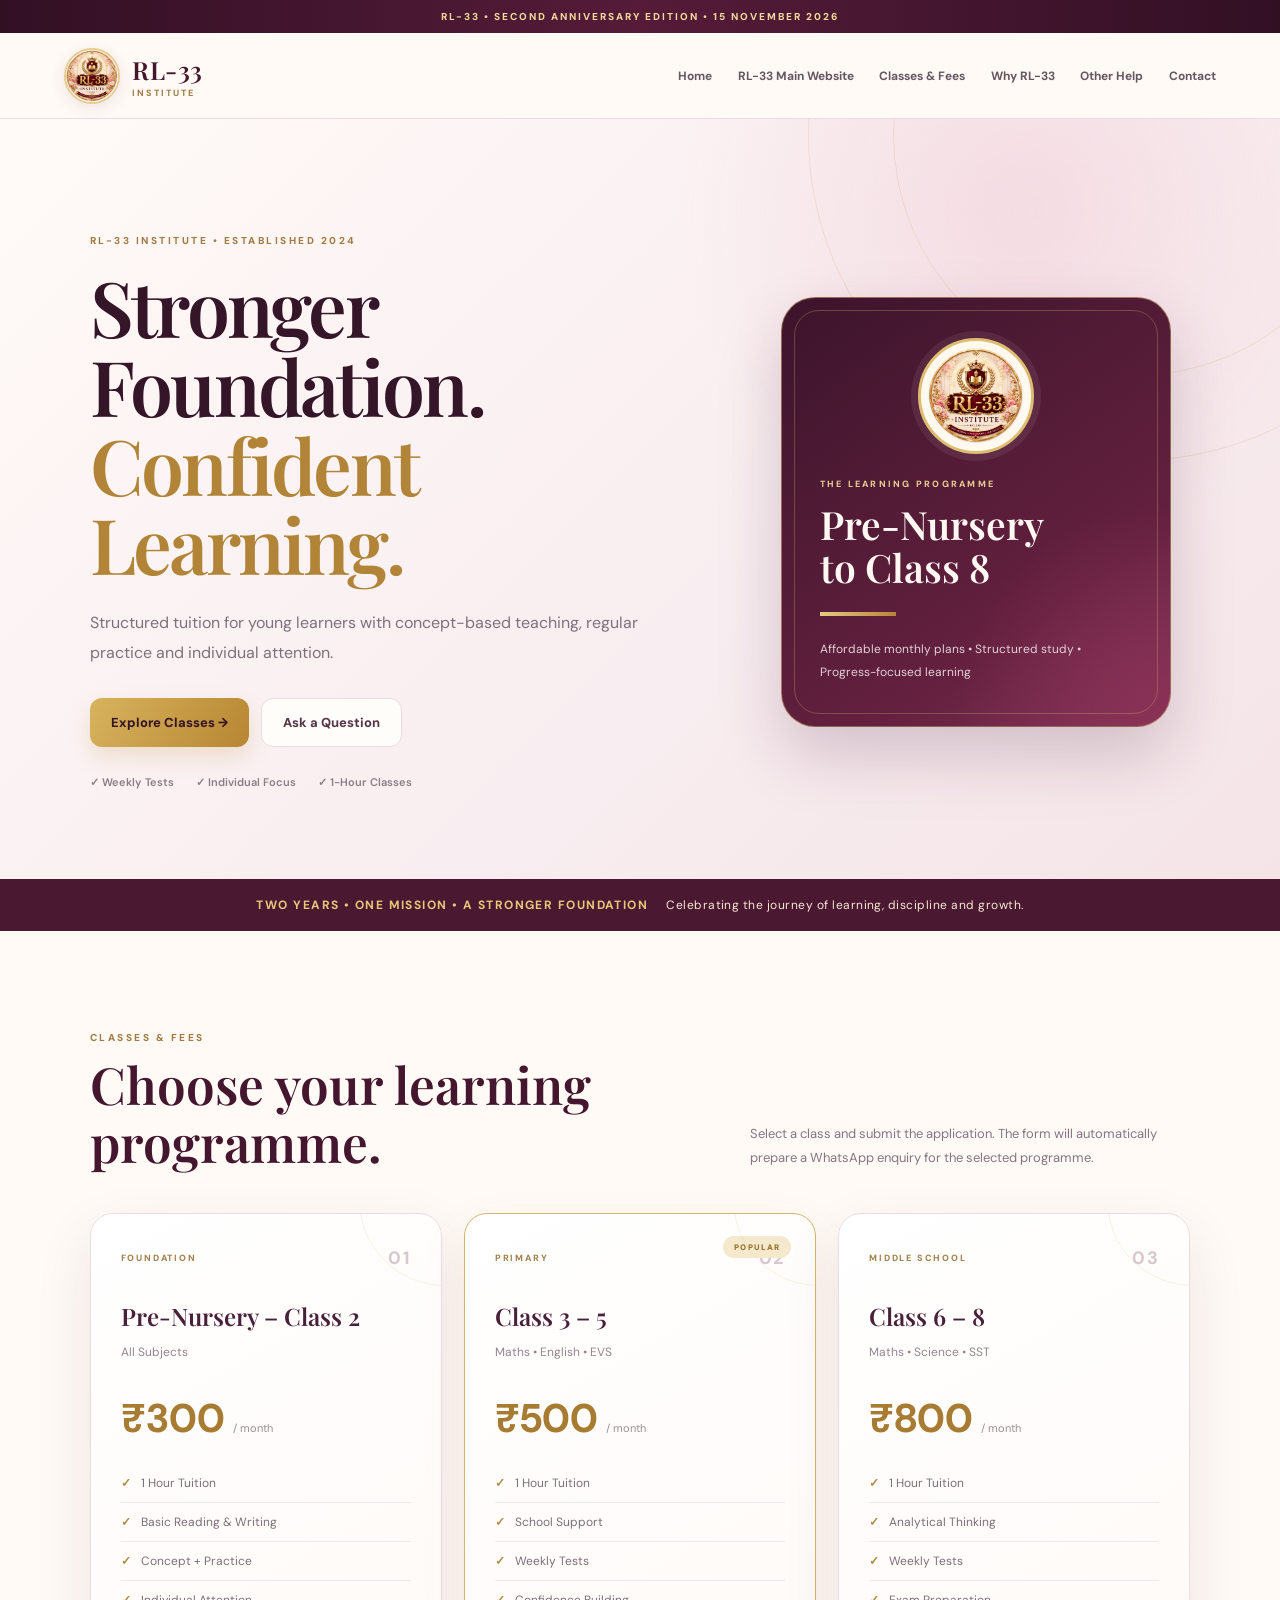
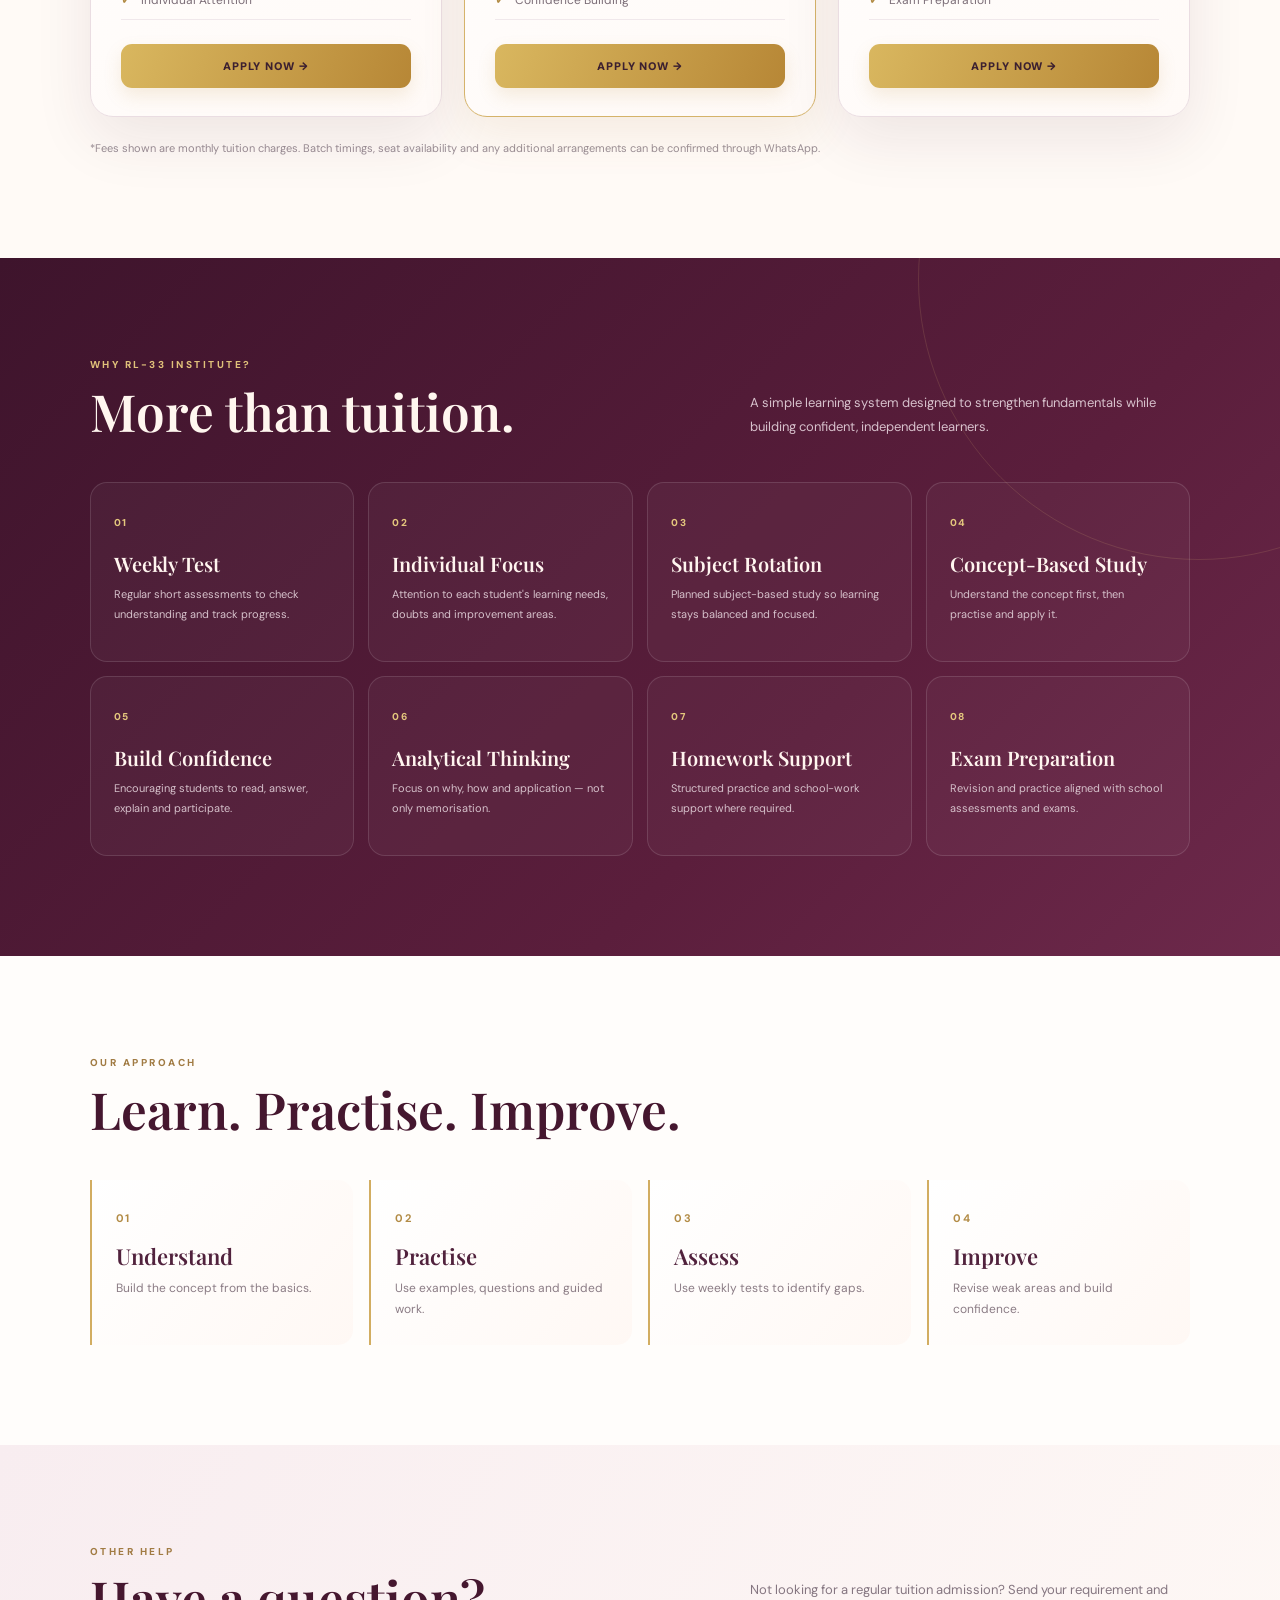
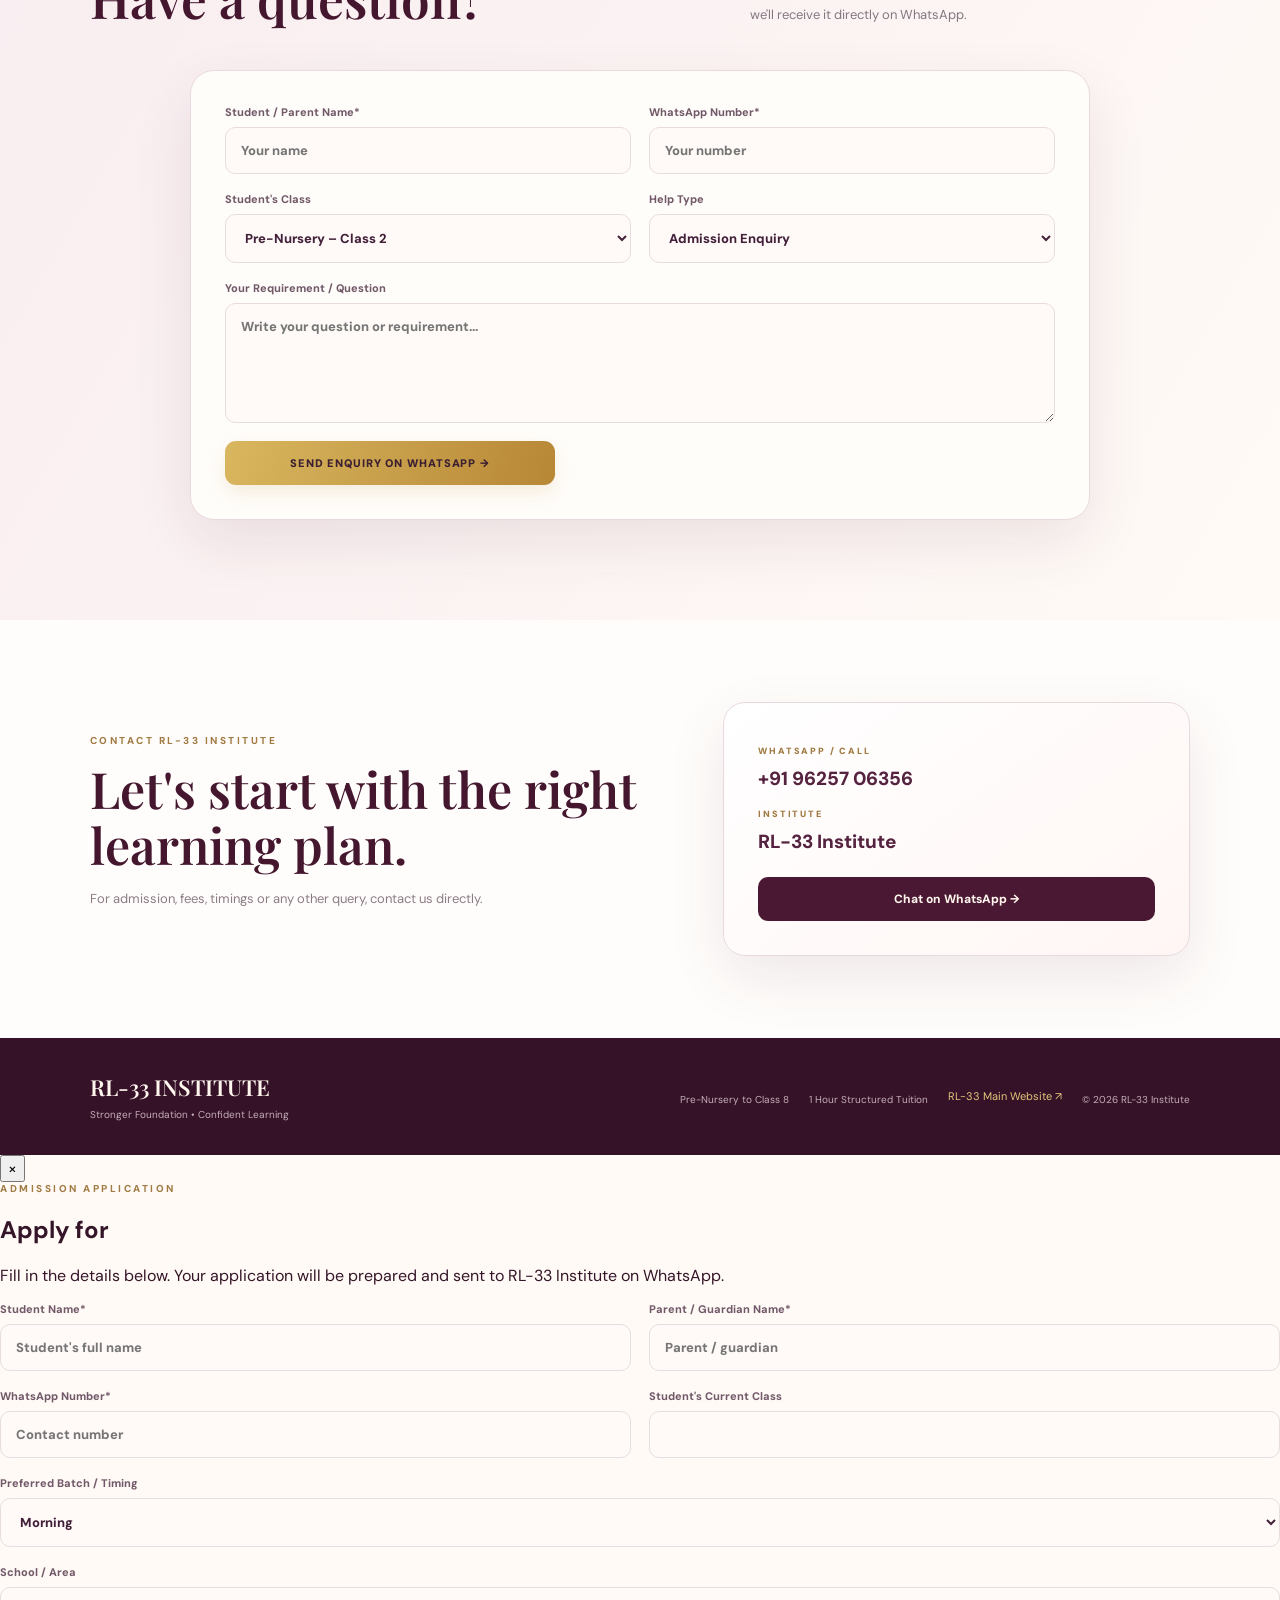
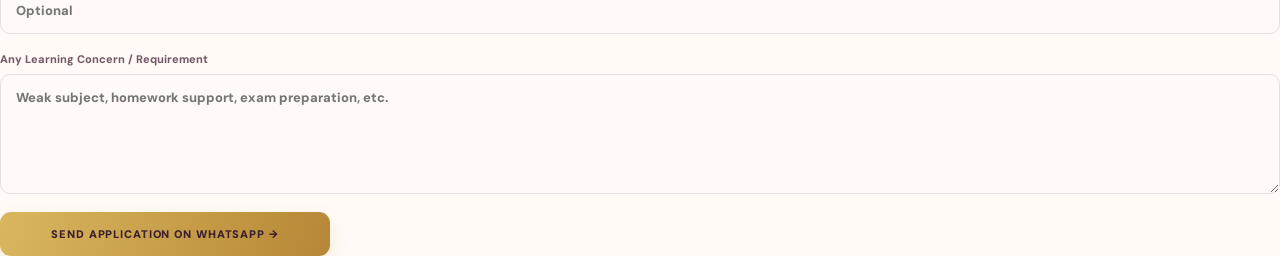
<file: rl33-institute.html>
<!doctype html>
<html lang="en">
<head>
<meta charset="utf-8">
<meta name="viewport" content="width=device-width,initial-scale=1">
<meta name="theme-color" content="#45172f">
<meta name="description" content="RL-33 Institute — Structured tuition for Pre-Nursery to Class 8.">
<title>RL-33 Institute | Anniversary Edition</title>
<link rel="preconnect" href="https://fonts.googleapis.com">
<link rel="preconnect" href="https://fonts.gstatic.com" crossorigin>
<link href="https://fonts.googleapis.com/css2?family=DM+Sans:wght@400;500;600;700;800&family=Playfair+Display:wght@500;600;700&display=swap" rel="stylesheet">
<style>
:root{--wine:#45172f;--wine2:#65213f;--wine3:#7e3153;--rose:#a94f70;--gold:#c69b4b;--gold2:#e4c77e;--ink:#351528;--muted:#857681;--ivory:#fffaf6;--paper:#fffdfb;--line:#eadde2;--blush:#f8edf0;--shadow:0 22px 60px rgba(65,22,46,.09)}
*{box-sizing:border-box}html{scroll-behavior:smooth;scroll-padding-top:100px}body{margin:0;background:var(--ivory);color:var(--ink);font-family:"DM Sans",sans-serif}a{color:inherit;text-decoration:none}button,input,select,textarea{font:inherit}
.anniversary-strip{background:linear-gradient(90deg,#321024,#551b38,#321024);color:#f1d99b;text-align:center;padding:10px 18px;font-size:10px;font-weight:800;letter-spacing:.2em;text-transform:uppercase}
.site-header{height:86px;padding:0 clamp(20px,5vw,76px);display:flex;align-items:center;justify-content:space-between;background:rgba(255,250,246,.96);border-bottom:1px solid var(--line);position:sticky;top:0;z-index:20;backdrop-filter:blur(14px)}
.brand{display:flex;align-items:center;gap:12px;min-width:175px}.brand img{width:56px;height:56px;object-fit:contain;border-radius:50%;background:#fff;border:2px solid #e6cc91;box-shadow:0 4px 16px #6a29401c}.brand strong{display:block;font:600 25px "Playfair Display",serif;letter-spacing:.02em;color:var(--wine)}.brand small{display:block;margin-top:1px;color:#a17c43;font-size:9px;font-weight:800;letter-spacing:.22em}
.nav{display:flex;align-items:center;gap:clamp(12px,2vw,28px)}.nav a{font-size:12px;font-weight:700;color:#655762;transition:.2s}.nav a:hover{color:var(--rose)}.nav-cta{padding:13px 18px;border-radius:12px;background:var(--wine);color:#fff!important;box-shadow:0 7px 18px #45172f20}.menu-toggle{display:none;border:1px solid #e5d3da;background:#fff7f5;color:var(--wine);border-radius:12px;padding:10px 13px;font-size:21px}
.hero{position:relative;overflow:hidden;padding:clamp(70px,9vw,126px) clamp(24px,7vw,104px) 90px;background:radial-gradient(circle at 80% 12%,#f4dce3 0,transparent 28%),linear-gradient(135deg,#fffaf7,#f8edf0 60%,#f4e4e8);display:grid;grid-template-columns:1.15fr .85fr;align-items:center;gap:7vw;min-height:620px}
.hero:before,.hero:after{content:"";position:absolute;border:1px solid #c79a5a30;border-radius:50%;pointer-events:none}.hero:before{width:650px;height:650px;right:-180px;top:-310px}.hero:after{width:480px;height:480px;right:-95px;top:-225px}
.hero-copy,.hero-card{position:relative;z-index:1}.eyebrow,.kicker{font-size:10px;font-weight:800;letter-spacing:.25em;color:#a17b43;text-transform:uppercase}.hero h1{font:600 clamp(48px,6vw,78px)/1.03 "Playfair Display",serif;letter-spacing:-.035em;margin:20px 0;color:#351528;max-width:720px}.hero h1 span{color:#b18437}.hero-copy>p{font-size:16px;line-height:1.9;color:#7f707b;max-width:610px;margin:24px 0 30px}.hero-actions{display:flex;flex-wrap:wrap;gap:12px}.btn{display:inline-flex;align-items:center;justify-content:center;min-height:49px;padding:0 21px;border-radius:12px;font-size:13px;font-weight:800;transition:transform .2s,box-shadow .2s}.btn:hover{transform:translateY(-2px)}.btn.gold{background:linear-gradient(120deg,#d8b35d,#b78632);color:#351528;box-shadow:0 10px 22px #b7863230}.btn.outline{background:#fffdfa;border:1px solid #e8dce0;color:#57364a}.trust{display:flex;flex-wrap:wrap;gap:22px;margin-top:28px;color:#8a7d85;font-size:11px;font-weight:600}
.hero-card{justify-self:center;width:min(100%,390px);min-height:430px;padding:40px 38px;border-radius:34px;background:radial-gradient(circle at 100% 100%,#8a3156 0,transparent 38%),linear-gradient(145deg,#3c142b,#65213f 72%,#7d3454);color:#fff8f2;box-shadow:0 28px 65px #481a3533;border:1px solid #d8b76c80;text-align:left}.hero-card:before{content:"";position:absolute;inset:12px;border:1px solid #e5c77a45;border-radius:25px;pointer-events:none}.hero-logo{width:116px;height:116px;padding:7px;margin:0 auto 24px;border-radius:50%;background:#fff9ef;border:3px solid #dfbd70;box-shadow:0 0 0 7px #ffffff12}.hero-logo img{width:100%;height:100%;object-fit:contain;border-radius:50%}.hero-card .mini{font-size:9px;letter-spacing:.25em;color:#e6ce91;font-weight:800}.hero-card h2{font:600 39px/1.12 "Playfair Display",serif;margin:13px 0 19px}.hero-card .gold-line{height:4px;width:76px;background:linear-gradient(90deg,#e7ca82,#b98538);margin:22px 0}.hero-card p:last-child{font-size:12px;line-height:1.9;color:#e2cfd8;margin:0}
.anniversary-note{display:flex;align-items:center;justify-content:center;gap:18px;flex-wrap:wrap;padding:18px 24px;background:#4b1832;color:#f7e9d2;text-align:center;font-size:12px;letter-spacing:.04em}.anniversary-note strong{color:#e7c878;letter-spacing:.12em}
.section{padding:100px clamp(24px,7vw,104px)}.section-head{display:flex;justify-content:space-between;align-items:end;gap:30px;margin-bottom:42px}.section-head h2{font:600 clamp(34px,4vw,52px)/1.12 "Playfair Display",serif;color:var(--wine);margin:12px 0 0;max-width:600px}.section-head>p{max-width:440px;color:var(--muted);font-size:13px;line-height:1.9;margin:0}
.class-grid{display:grid;grid-template-columns:repeat(3,1fr);gap:22px}.class-card{position:relative;padding:32px 30px 28px;border:1px solid var(--line);border-radius:23px;background:linear-gradient(150deg,#fff,#fffaf7);box-shadow:var(--shadow);overflow:hidden;transition:.25s}.class-card:hover{transform:translateY(-5px);box-shadow:0 25px 55px #45172f18}.class-card:after{content:"";position:absolute;width:170px;height:170px;right:-90px;top:-100px;border:1px solid #d9bd8238;border-radius:50%}.class-card.featured{border:1.5px solid #d5b36a;box-shadow:0 18px 45px #9d71351b}.class-top{display:flex;justify-content:space-between;align-items:center;color:#a1814e;font-size:9px;font-weight:800;letter-spacing:.2em}.class-top b{font-size:18px;color:#d6c8ce}.class-card h3{font:600 24px "Playfair Display",serif;margin:30px 0 8px;color:#492039}.subjects{color:#93848d;font-size:12px;min-height:20px}.fee{display:flex;align-items:baseline;gap:8px;margin:28px 0 20px}.fee strong{font:700 40px "DM Sans",sans-serif;color:#a77c32}.fee span{font-size:11px;color:#9b8d95}.class-card ul{padding:0;margin:0 0 24px;list-style:none}.class-card li{padding:11px 0;border-bottom:1px solid #f0e8eb;color:#7c6e78;font-size:12px}.class-card li:before{content:"✓";color:#b18a42;font-weight:900;margin-right:10px}.badge{position:absolute;right:24px;top:22px;background:#f4e9cc;color:#96702e;border-radius:30px;padding:6px 11px;font-size:8px;font-weight:900;letter-spacing:.14em}.apply,.submit{width:100%;border:0;border-radius:11px;padding:15px 18px;background:linear-gradient(110deg,#d9b75f,#b78736);color:#3c2030;font-size:11px;font-weight:900;letter-spacing:.08em;cursor:pointer;box-shadow:0 8px 18px #b7873625}.disclaimer{margin:22px 0 0;color:#998d94;font-size:11px;line-height:1.7}
.dark{background:linear-gradient(135deg,#3e142c,#5b1e3c 65%,#6d294b);color:#fff7f0;position:relative;overflow:hidden}.dark:before{content:"";position:absolute;width:560px;height:560px;border:1px solid #e6c77b24;border-radius:50%;right:-200px;top:-260px}.dark .section-head h2{color:#fff6ef}.dark .section-head>p{color:#d7c1cc}.dark .kicker{color:#e0c17a}.feature-grid{display:grid;grid-template-columns:repeat(4,1fr);gap:14px;position:relative}.feature-grid>div{padding:27px 23px;border:1px solid #ffffff20;border-radius:17px;background:#ffffff09;min-height:180px}.feature-grid span{font-size:10px;color:#e4c77d;letter-spacing:.16em;font-weight:800}.feature-grid h3{font:600 20px "Playfair Display",serif;margin:19px 0 8px;color:#fff5ef}.feature-grid p{font-size:11px;line-height:1.8;color:#d6c1cb;margin:0}
.process{background:#fffdfb}.steps{display:grid;grid-template-columns:repeat(4,1fr);gap:16px}.steps>div{padding:26px 24px;border-left:2px solid #d2ad61;background:linear-gradient(130deg,#fff,#fff8f4);border-radius:0 15px 15px 0}.steps b{font-size:11px;color:#b28b45;letter-spacing:.16em}.steps h3{font:600 22px "Playfair Display",serif;color:#51223d;margin:14px 0 7px}.steps p{font-size:12px;color:#8b7c85;line-height:1.7;margin:0}
.help{background:linear-gradient(120deg,#f8edf0,#fffaf6)}.form-card{max-width:900px;margin:auto;padding:34px;border:1px solid #ead9e0;border-radius:24px;background:#fffdfa;box-shadow:var(--shadow)}form label{display:block;font-size:11px;font-weight:800;color:#725969;margin-bottom:18px}input,select,textarea{display:block;width:100%;margin-top:8px;border:1px solid #e8dce1;border-radius:10px;padding:14px 15px;background:#fffaf8;color:#432039;outline:none;font-size:13px}input:focus,select:focus,textarea:focus{border-color:#c39b54;box-shadow:0 0 0 3px #c39b541c}textarea{min-height:120px;resize:vertical}.two{display:grid;grid-template-columns:1fr 1fr;gap:18px}.submit{max-width:330px}
.contact{padding:82px clamp(24px,7vw,104px);display:grid;grid-template-columns:1fr .8fr;gap:50px;align-items:center;background:#fffdfb}.contact h2{font:600 clamp(34px,4vw,50px)/1.12 "Playfair Display",serif;color:var(--wine);margin:14px 0}.contact p{color:#8c7c86;font-size:13px;line-height:1.8}.contact-card{padding:34px;border:1px solid #e8d9df;border-radius:22px;background:linear-gradient(145deg,#fff,#fff6f4);box-shadow:var(--shadow);display:grid;gap:9px}.contact-card span{font-size:9px;font-weight:900;letter-spacing:.2em;color:#a17b43;margin-top:8px}.contact-card strong,.contact-card>a:not(.small-cta){font-size:19px;color:#55233f;font-weight:800}.small-cta{margin-top:14px;display:inline-flex;justify-content:center;padding:14px;border-radius:10px;background:#4a1832;color:#fff5ed;font-size:12px;font-weight:800}
footer{padding:34px clamp(24px,7vw,104px);background:#351227;color:#e9dce2;display:flex;justify-content:space-between;align-items:center;gap:25px;flex-wrap:wrap}footer strong{display:block;font:600 22px "Playfair Display",serif;color:#fff6ee}footer span{display:block;color:#c5aeb9;font-size:10px;margin-top:6px}footer .footer-links{display:flex;gap:20px;align-items:center;flex-wrap:wrap}footer a{font-size:11px;color:#e5c77c}
@media(max-width:980px){.nav{gap:12px}.nav a{font-size:11px}.hero{gap:35px}.feature-grid{grid-template-columns:repeat(2,1fr)}}
@media(max-width:760px){.site-header{height:74px;padding:0 18px}.brand img{width:48px;height:48px}.brand strong{font-size:22px}.menu-toggle{display:block}.nav{display:none;position:absolute;top:74px;left:0;right:0;padding:18px;background:#fffaf7;border-bottom:1px solid var(--line);box-shadow:0 16px 25px #45172f14;align-items:stretch;flex-direction:column;gap:0}.nav.open{display:flex}.nav a{padding:13px 8px;border-bottom:1px solid #f1e8eb;font-size:13px}.nav .nav-cta{margin-top:12px;text-align:center}.hero{grid-template-columns:1fr;padding:65px 24px 60px;gap:48px}.hero h1{font-size:52px}.hero-card{width:min(100%,370px);min-height:390px}.section{padding:72px 22px}.section-head{display:block}.section-head>p{margin-top:18px}.class-grid{grid-template-columns:1fr}.feature-grid{grid-template-columns:1fr 1fr}.steps{grid-template-columns:1fr 1fr}.two{grid-template-columns:1fr;gap:0}.form-card{padding:22px}.contact{grid-template-columns:1fr;padding:70px 22px;gap:25px}footer{padding:30px 22px}}
@media(max-width:430px){.hero h1{font-size:44px}.hero-card{padding:32px 28px}.feature-grid,.steps{grid-template-columns:1fr}.trust{gap:12px}.anniversary-strip{font-size:8px;letter-spacing:.12em}}
</style>
</head>
<body>
<div class="anniversary-strip">RL-33 • SECOND ANNIVERSARY EDITION • 15 NOVEMBER 2026</div>
<header class="site-header">
  <a class="brand" href="#home" aria-label="RL-33 Institute home">
    <img src="assets/rl33-institute-logo.png" alt="RL-33 Institute logo">
    <span><strong>RL-33</strong><small>INSTITUTE</small></span>
  </a>
  <button class="menu-toggle" id="hamburger" aria-label="Open menu" aria-expanded="false">☰</button>
  <nav class="nav" id="nav">
    <a href="#home">Home</a>
    <a href="index.html">RL-33 Main Website</a>
    <a href="#classes">Classes & Fees</a>
    <a href="#features">Why RL-33</a>
    <a href="#help">Other Help</a>
    <a href="#contact">Contact</a>
  </nav>
</header>
<main>
<section id="home" class="hero">
  <div class="hero-copy">
    <div class="eyebrow">RL-33 INSTITUTE • ESTABLISHED 2024</div>
    <h1>Stronger<br>Foundation.<br><span>Confident Learning.</span></h1>
    <p>Structured tuition for young learners with concept-based teaching, regular practice and individual attention.</p>
    <div class="hero-actions">
      <a class="btn gold" href="#classes">Explore Classes <span aria-hidden="true">&nbsp;→</span></a>
      <a class="btn outline" href="#help">Ask a Question</a>
    </div>
    <div class="trust"><span>✓ Weekly Tests</span><span>✓ Individual Focus</span><span>✓ 1-Hour Classes</span></div>
  </div>
  <div class="hero-card">
    <div class="hero-logo"><img src="assets/rl33-institute-logo.png" alt="RL-33 emblem"></div>
    <div class="mini">THE LEARNING PROGRAMME</div>
    <h2>Pre-Nursery<br>to Class 8</h2>
    <div class="gold-line"></div>
    <p>Affordable monthly plans • Structured study • Progress-focused learning</p>
  </div>
</section>
<div class="anniversary-note"><strong>TWO YEARS • ONE MISSION • A STRONGER FOUNDATION</strong><span>Celebrating the journey of learning, discipline and growth.</span></div>

<section id="classes" class="section">
  <div class="section-head">
    <div><div class="kicker">CLASSES & FEES</div><h2>Choose your learning programme.</h2></div>
    <p>Select a class and submit the application. The form will automatically prepare a WhatsApp enquiry for the selected programme.</p>
  </div>
  <div class="class-grid">
    <article class="class-card">
      <div class="class-top"><span>FOUNDATION</span><b>01</b></div>
      <h3>Pre-Nursery – Class 2</h3>
      <p class="subjects">All Subjects</p>
      <div class="fee"><strong>₹300</strong><span>/ month</span></div>
      <ul><li>1 Hour Tuition</li><li>Basic Reading & Writing</li><li>Concept + Practice</li><li>Individual Attention</li></ul>
      <button class="apply" data-class="Pre-Nursery – Class 2" data-fee="₹300/month" data-subjects="All Subjects">APPLY NOW →</button>
    </article>
    <article class="class-card featured">
      <div class="badge">POPULAR</div>
      <div class="class-top"><span>PRIMARY</span><b>02</b></div>
      <h3>Class 3 – 5</h3>
      <p class="subjects">Maths • English • EVS</p>
      <div class="fee"><strong>₹500</strong><span>/ month</span></div>
      <ul><li>1 Hour Tuition</li><li>School Support</li><li>Weekly Tests</li><li>Confidence Building</li></ul>
      <button class="apply" data-class="Class 3 – 5" data-fee="₹500/month" data-subjects="Maths, English, EVS">APPLY NOW →</button>
    </article>
    <article class="class-card">
      <div class="class-top"><span>MIDDLE SCHOOL</span><b>03</b></div>
      <h3>Class 6 – 8</h3>
      <p class="subjects">Maths • Science • SST</p>
      <div class="fee"><strong>₹800</strong><span>/ month</span></div>
      <ul><li>1 Hour Tuition</li><li>Analytical Thinking</li><li>Weekly Tests</li><li>Exam Preparation</li></ul>
      <button class="apply" data-class="Class 6 – 8" data-fee="₹800/month" data-subjects="Maths, Science, SST">APPLY NOW →</button>
    </article>
  </div>
  <p class="disclaimer">*Fees shown are monthly tuition charges. Batch timings, seat availability and any additional arrangements can be confirmed through WhatsApp.</p>
</section>

<section id="features" class="section dark">
  <div class="section-head">
    <div><div class="kicker">WHY RL-33 INSTITUTE?</div><h2>More than tuition.</h2></div>
    <p>A simple learning system designed to strengthen fundamentals while building confident, independent learners.</p>
  </div>
  <div class="feature-grid">
    <div><span>01</span><h3>Weekly Test</h3><p>Regular short assessments to check understanding and track progress.</p></div>
    <div><span>02</span><h3>Individual Focus</h3><p>Attention to each student's learning needs, doubts and improvement areas.</p></div>
    <div><span>03</span><h3>Subject Rotation</h3><p>Planned subject-based study so learning stays balanced and focused.</p></div>
    <div><span>04</span><h3>Concept-Based Study</h3><p>Understand the concept first, then practise and apply it.</p></div>
    <div><span>05</span><h3>Build Confidence</h3><p>Encouraging students to read, answer, explain and participate.</p></div>
    <div><span>06</span><h3>Analytical Thinking</h3><p>Focus on why, how and application — not only memorisation.</p></div>
    <div><span>07</span><h3>Homework Support</h3><p>Structured practice and school-work support where required.</p></div>
    <div><span>08</span><h3>Exam Preparation</h3><p>Revision and practice aligned with school assessments and exams.</p></div>
  </div>
</section>

<section class="section process">
  <div class="section-head"><div><div class="kicker">OUR APPROACH</div><h2>Learn. Practise. Improve.</h2></div></div>
  <div class="steps">
    <div><b>01</b><h3>Understand</h3><p>Build the concept from the basics.</p></div>
    <div><b>02</b><h3>Practise</h3><p>Use examples, questions and guided work.</p></div>
    <div><b>03</b><h3>Assess</h3><p>Use weekly tests to identify gaps.</p></div>
    <div><b>04</b><h3>Improve</h3><p>Revise weak areas and build confidence.</p></div>
  </div>
</section>

<section id="help" class="section help">
  <div class="section-head">
    <div><div class="kicker">OTHER HELP</div><h2>Have a question?</h2></div>
    <p>Not looking for a regular tuition admission? Send your requirement and we'll receive it directly on WhatsApp.</p>
  </div>
  <div class="form-card">
    <form id="helpForm">
      <div class="two">
        <label>Student / Parent Name*<input name="name" required placeholder="Your name"></label>
        <label>WhatsApp Number*<input name="phone" required placeholder="Your number"></label>
      </div>
      <div class="two">
        <label>Student's Class<select name="class"><option>Pre-Nursery – Class 2</option><option>Class 3 – 5</option><option>Class 6 – 8</option><option>Other</option></select></label>
        <label>Help Type<select name="type"><option>Admission Enquiry</option><option>Batch Timing</option><option>Fee Enquiry</option><option>Subject Enquiry</option><option>General Question</option><option>Other</option></select></label>
      </div>
      <label>Your Requirement / Question<textarea name="message" required placeholder="Write your question or requirement..."></textarea></label>
      <button class="submit" type="submit">SEND ENQUIRY ON WHATSAPP →</button>
    </form>
  </div>
</section>

<section id="contact" class="contact">
  <div><div class="kicker">CONTACT RL-33 INSTITUTE</div><h2>Let's start with the right<br>learning plan.</h2><p>For admission, fees, timings or any other query, contact us directly.</p></div>
  <div class="contact-card">
    <span>WHATSAPP / CALL</span><a href="https://wa.me/919625706356">+91 96257 06356</a>
    <span>INSTITUTE</span><strong>RL-33 Institute</strong>
    <a class="small-cta" href="https://wa.me/919625706356?text=Hello%20RL-33%20Institute%2C%20I%20want%20to%20know%20more%20about%20the%20tuition%20programme.">Chat on WhatsApp →</a>
  </div>
</section>
</main>
<footer>
  <div><strong>RL-33 INSTITUTE</strong><span>Stronger Foundation • Confident Learning</span></div>
  <div class="footer-links"><span>Pre-Nursery to Class 8</span><span>1 Hour Structured Tuition</span><a href="index.html">RL-33 Main Website ↗</a><span>© 2026 RL-33 Institute</span></div>
</footer>
<script>
(function(){
  const button=document.getElementById('hamburger');
  const nav=document.getElementById('nav');
  if(button&&nav){
    button.addEventListener('click',function(){
      const opened=nav.classList.toggle('open');
      button.setAttribute('aria-expanded',String(opened));
      button.setAttribute('aria-label',opened?'Close menu':'Open menu');
      button.textContent=opened?'×':'☰';
    });
    nav.querySelectorAll('a').forEach(link=>link.addEventListener('click',()=>{nav.classList.remove('open');button.setAttribute('aria-expanded','false');button.textContent='☰';}));
  }
})();
</script>
<script src="script.js"></script>
</body>
</html>
</file>
